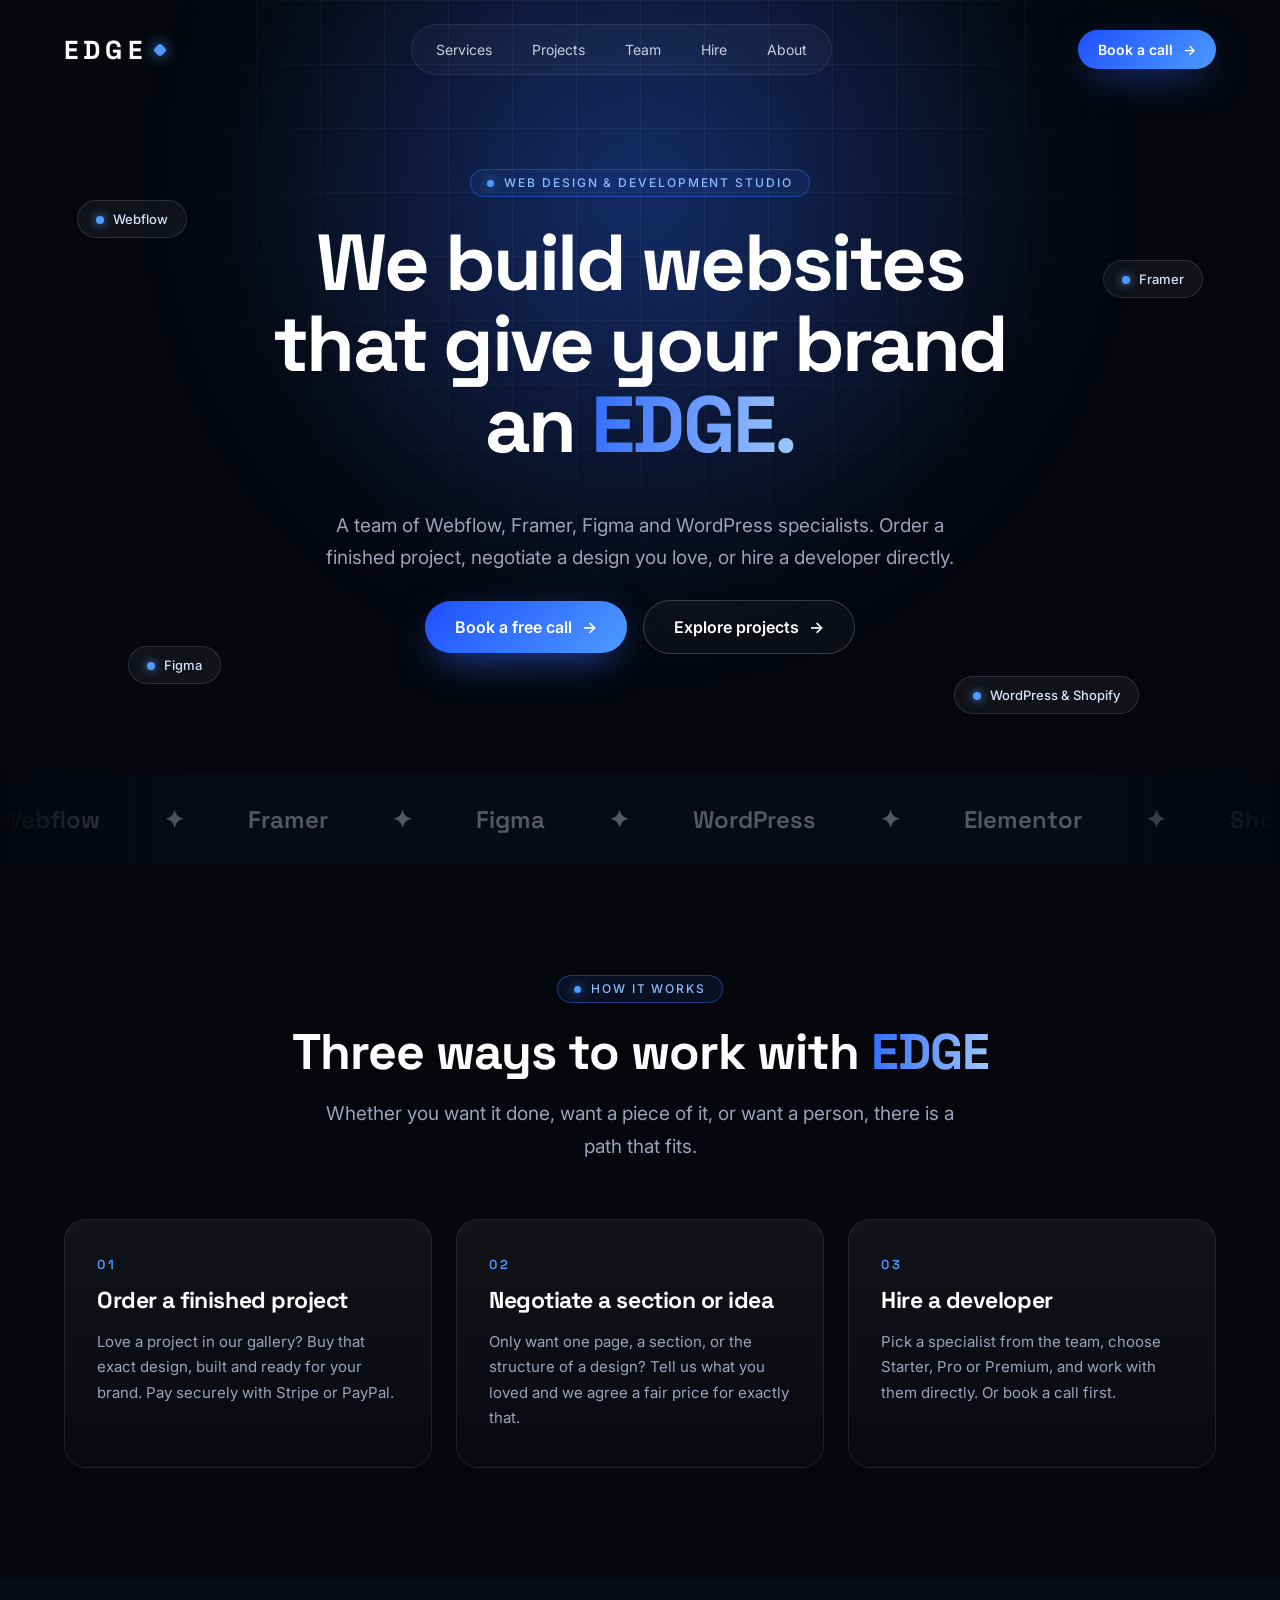
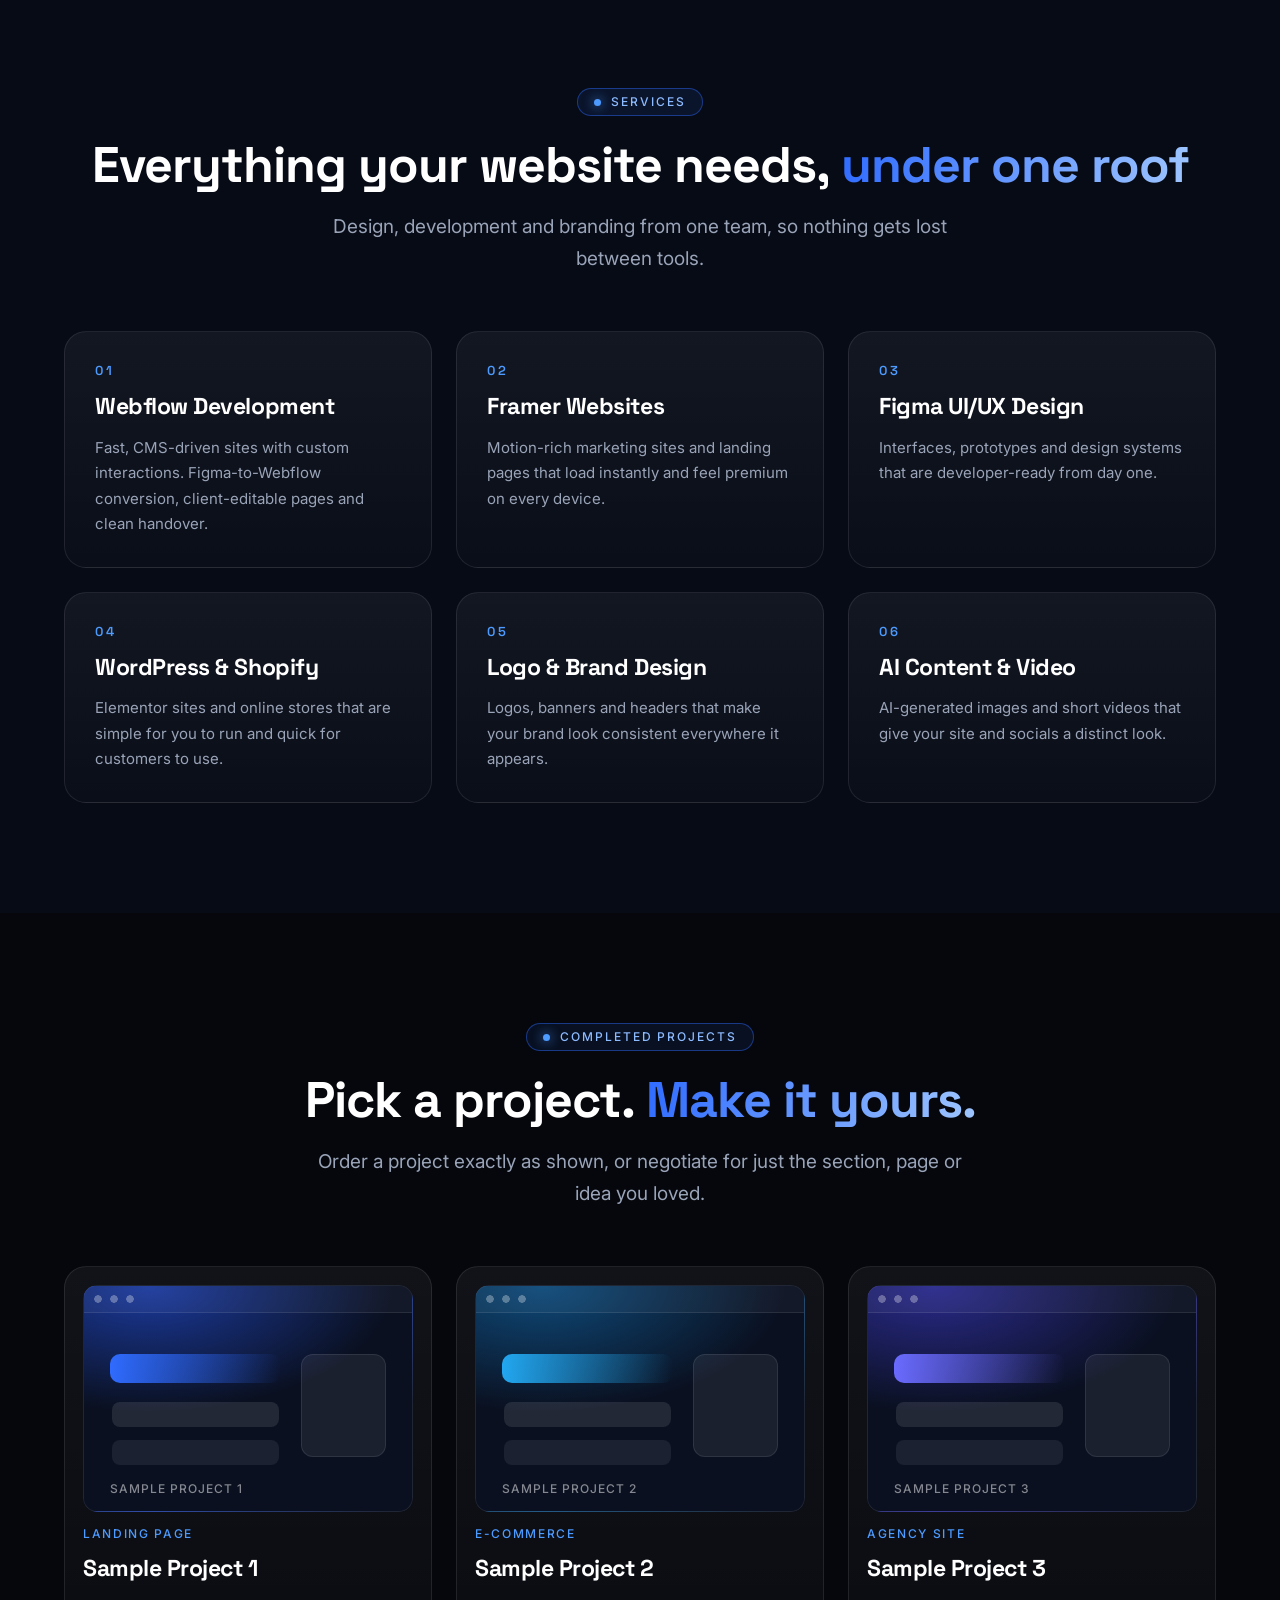
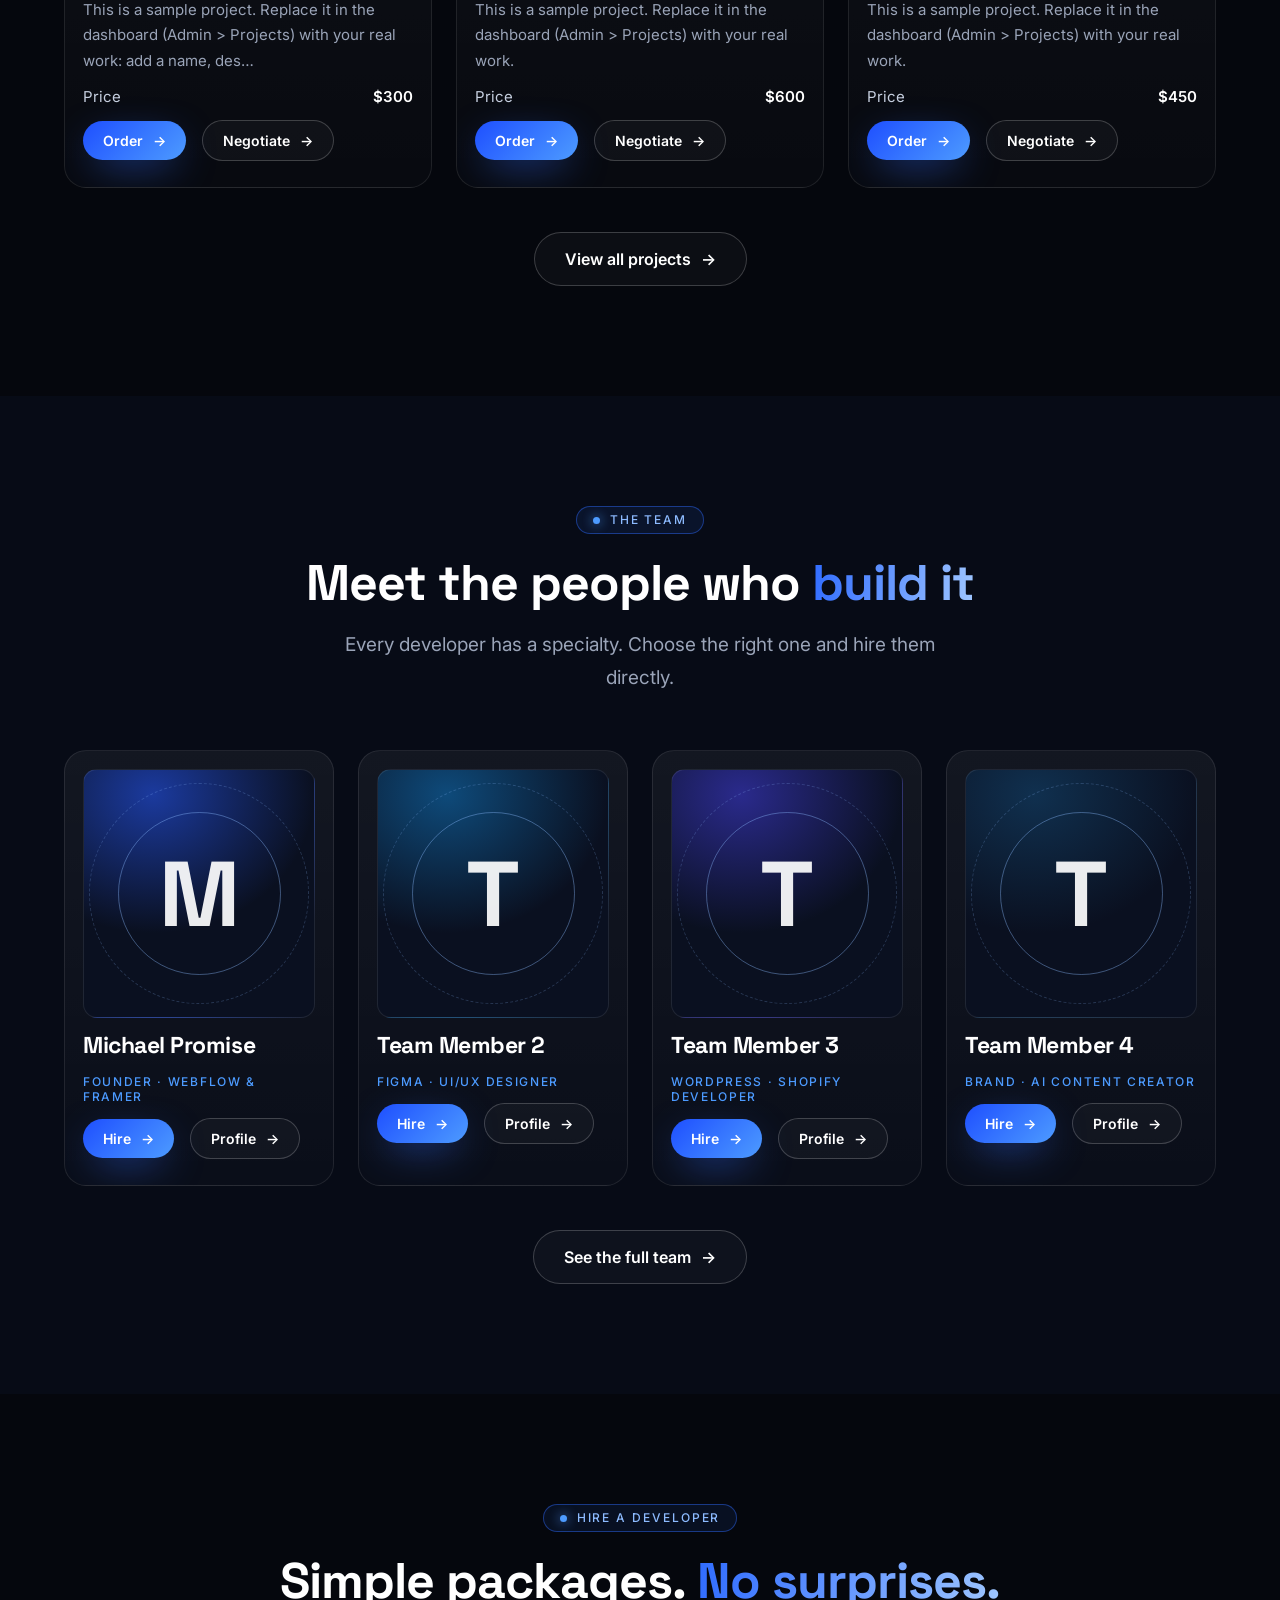
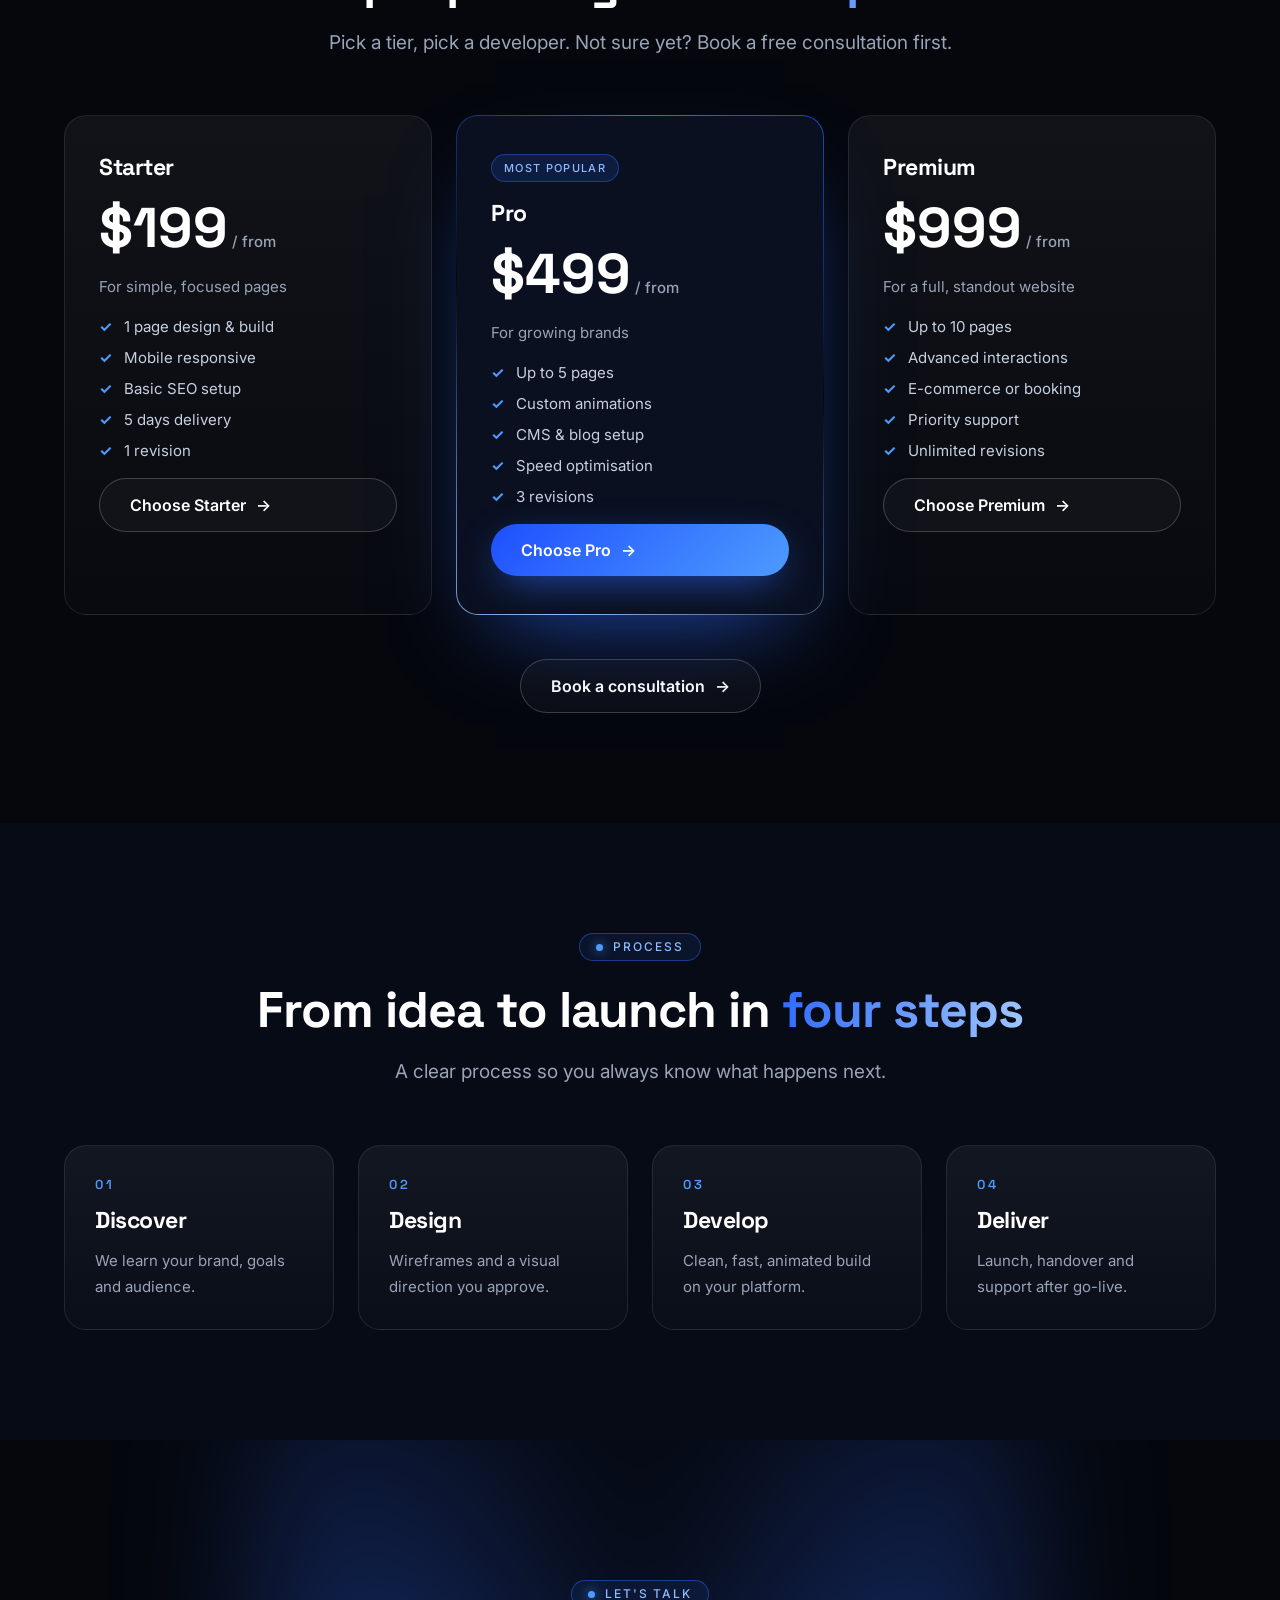
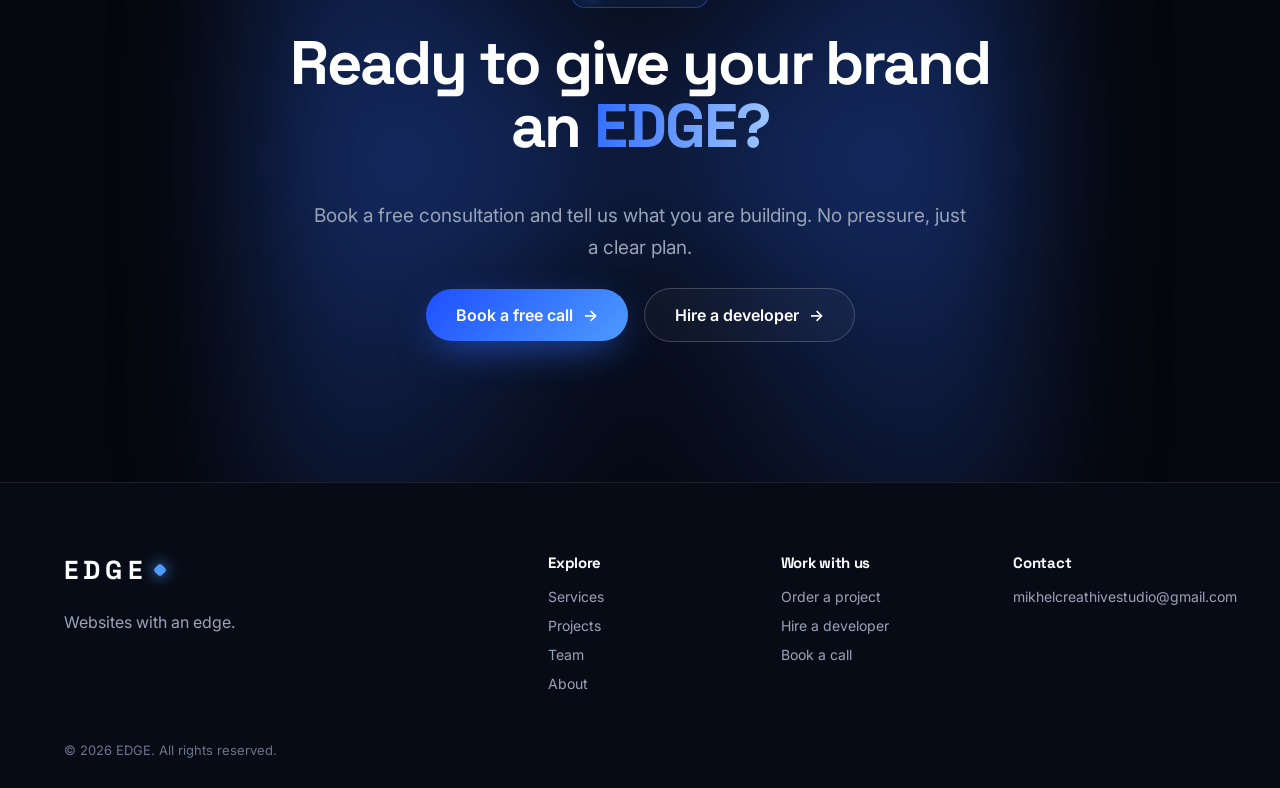
<file: index.html>
<!doctype html>
<html lang="en">
<head>
<meta charset="utf-8">
<meta name="viewport" content="width=device-width,initial-scale=1">
<title>EDGE | Websites with an edge</title>
<meta name="description" content="Webflow, Framer, Figma and WordPress specialists. Order a finished project, negotiate a design, or hire a developer.">
<meta name="theme-color" content="#05070D">
<link rel="preconnect" href="https://fonts.googleapis.com">
<link rel="preconnect" href="https://fonts.gstatic.com" crossorigin>
<link href="https://fonts.googleapis.com/css2?family=Inter:wght@400;500;600&amp;family=Space+Grotesk:wght@500;600;700&amp;display=swap" rel="stylesheet">
<link rel="stylesheet" href="edge.css">
</head>
<body data-page="home">
<div id="bar"></div>
<div class="page"><div id="app"><div class="ph">Loading...</div></div></div>
<noscript><p class="ph">This site needs JavaScript turned on.</p></noscript>
<script src="app.js" defer></script>
</body>
</html>
</file>
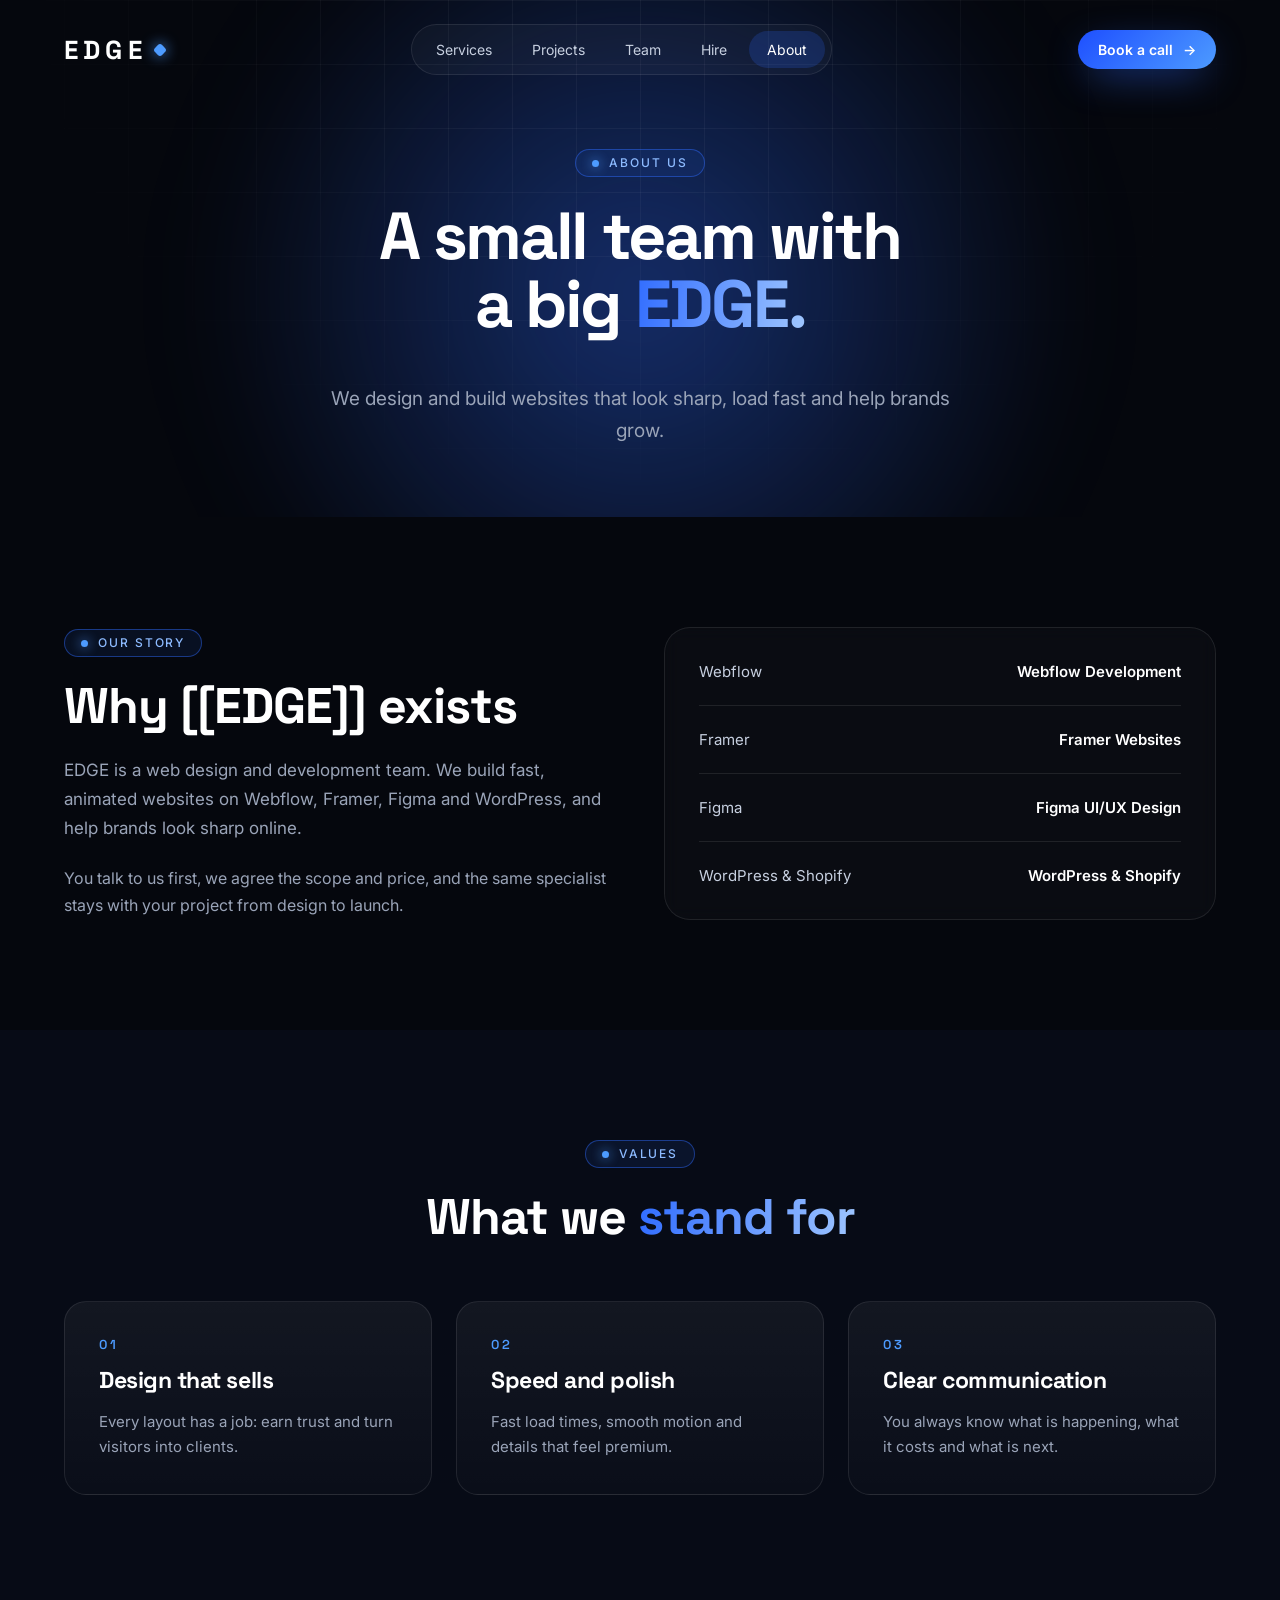
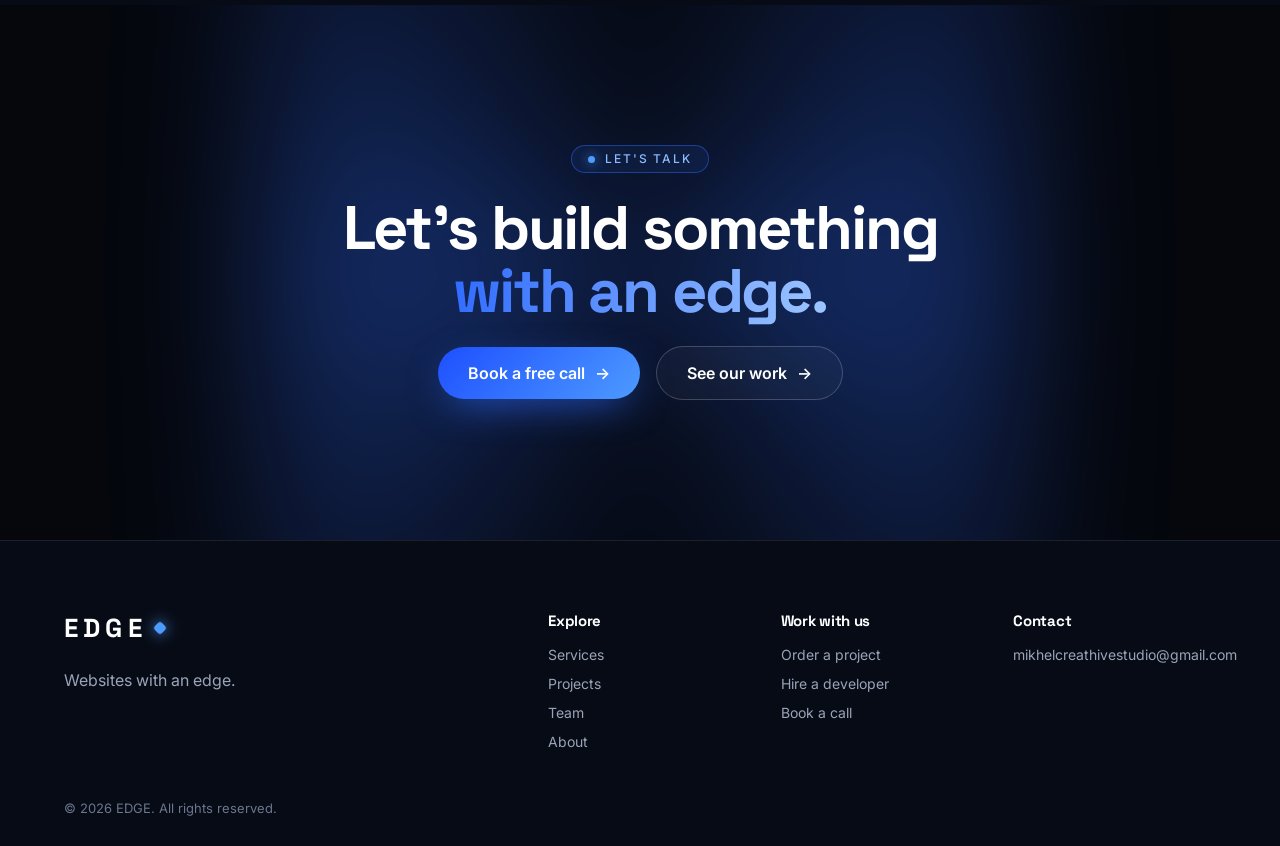
<file: about.html>
<!doctype html>
<html lang="en">
<head>
<meta charset="utf-8">
<meta name="viewport" content="width=device-width,initial-scale=1">
<title>About | EDGE</title>
<meta name="description" content="A small team with a big edge.">
<meta name="theme-color" content="#05070D">
<link rel="preconnect" href="https://fonts.googleapis.com">
<link rel="preconnect" href="https://fonts.gstatic.com" crossorigin>
<link href="https://fonts.googleapis.com/css2?family=Inter:wght@400;500;600&amp;family=Space+Grotesk:wght@500;600;700&amp;display=swap" rel="stylesheet">
<link rel="stylesheet" href="edge.css">
</head>
<body data-page="about">
<div id="bar"></div>
<div class="page"><div id="app"><div class="ph">Loading...</div></div></div>
<noscript><p class="ph">This site needs JavaScript turned on.</p></noscript>
<script src="app.js" defer></script>
</body>
</html>
</file>
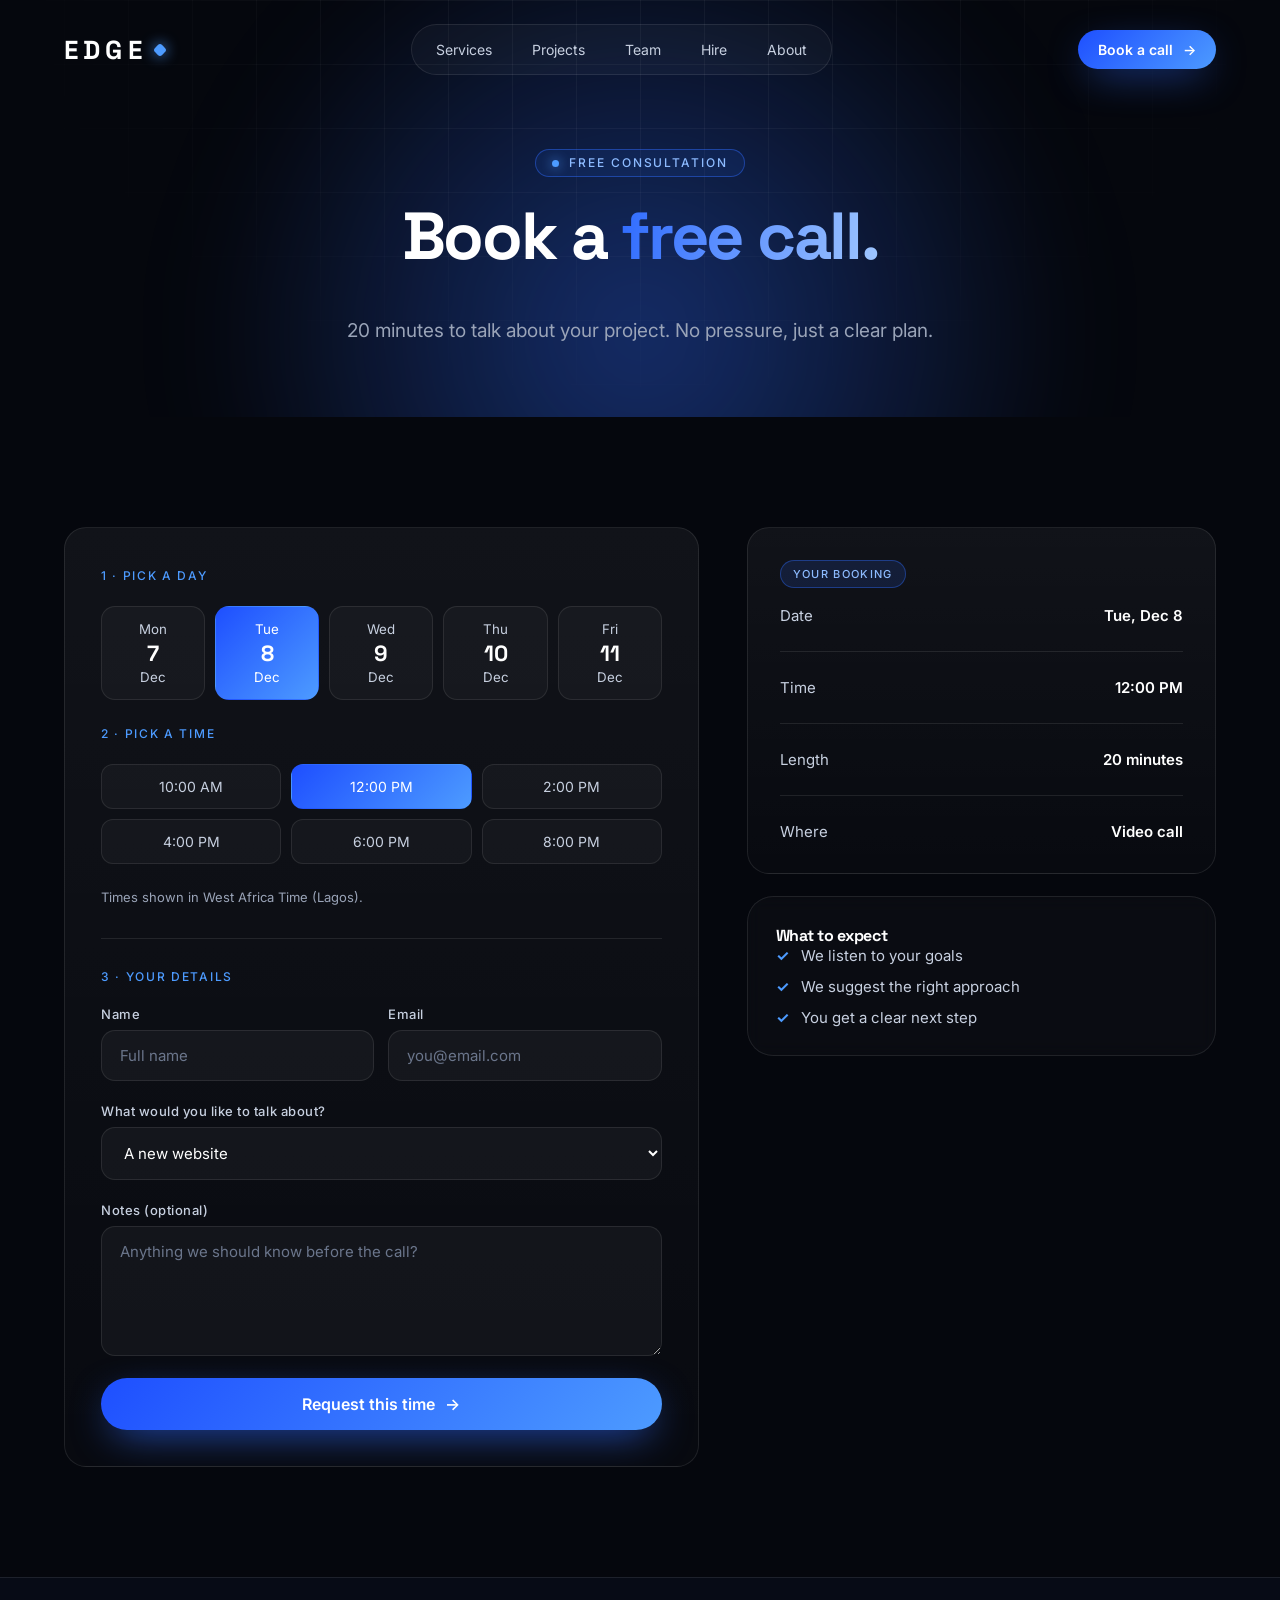
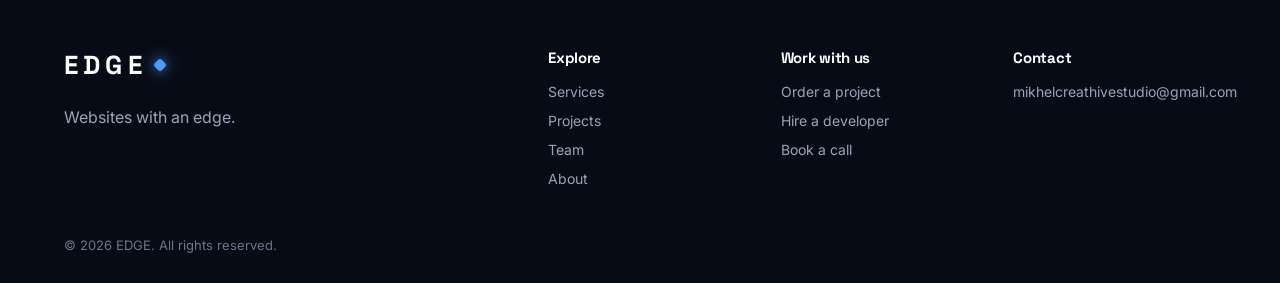
<file: book.html>
<!doctype html>
<html lang="en">
<head>
<meta charset="utf-8">
<meta name="viewport" content="width=device-width,initial-scale=1">
<title>Book a call | EDGE</title>
<meta name="description" content="Book a free 20-minute consultation.">
<meta name="theme-color" content="#05070D">
<link rel="preconnect" href="https://fonts.googleapis.com">
<link rel="preconnect" href="https://fonts.gstatic.com" crossorigin>
<link href="https://fonts.googleapis.com/css2?family=Inter:wght@400;500;600&amp;family=Space+Grotesk:wght@500;600;700&amp;display=swap" rel="stylesheet">
<link rel="stylesheet" href="edge.css">
</head>
<body data-page="book">
<div id="bar"></div>
<div class="page"><div id="app"><div class="ph">Loading...</div></div></div>
<noscript><p class="ph">This site needs JavaScript turned on.</p></noscript>
<script src="app.js" defer></script>
</body>
</html>
</file>
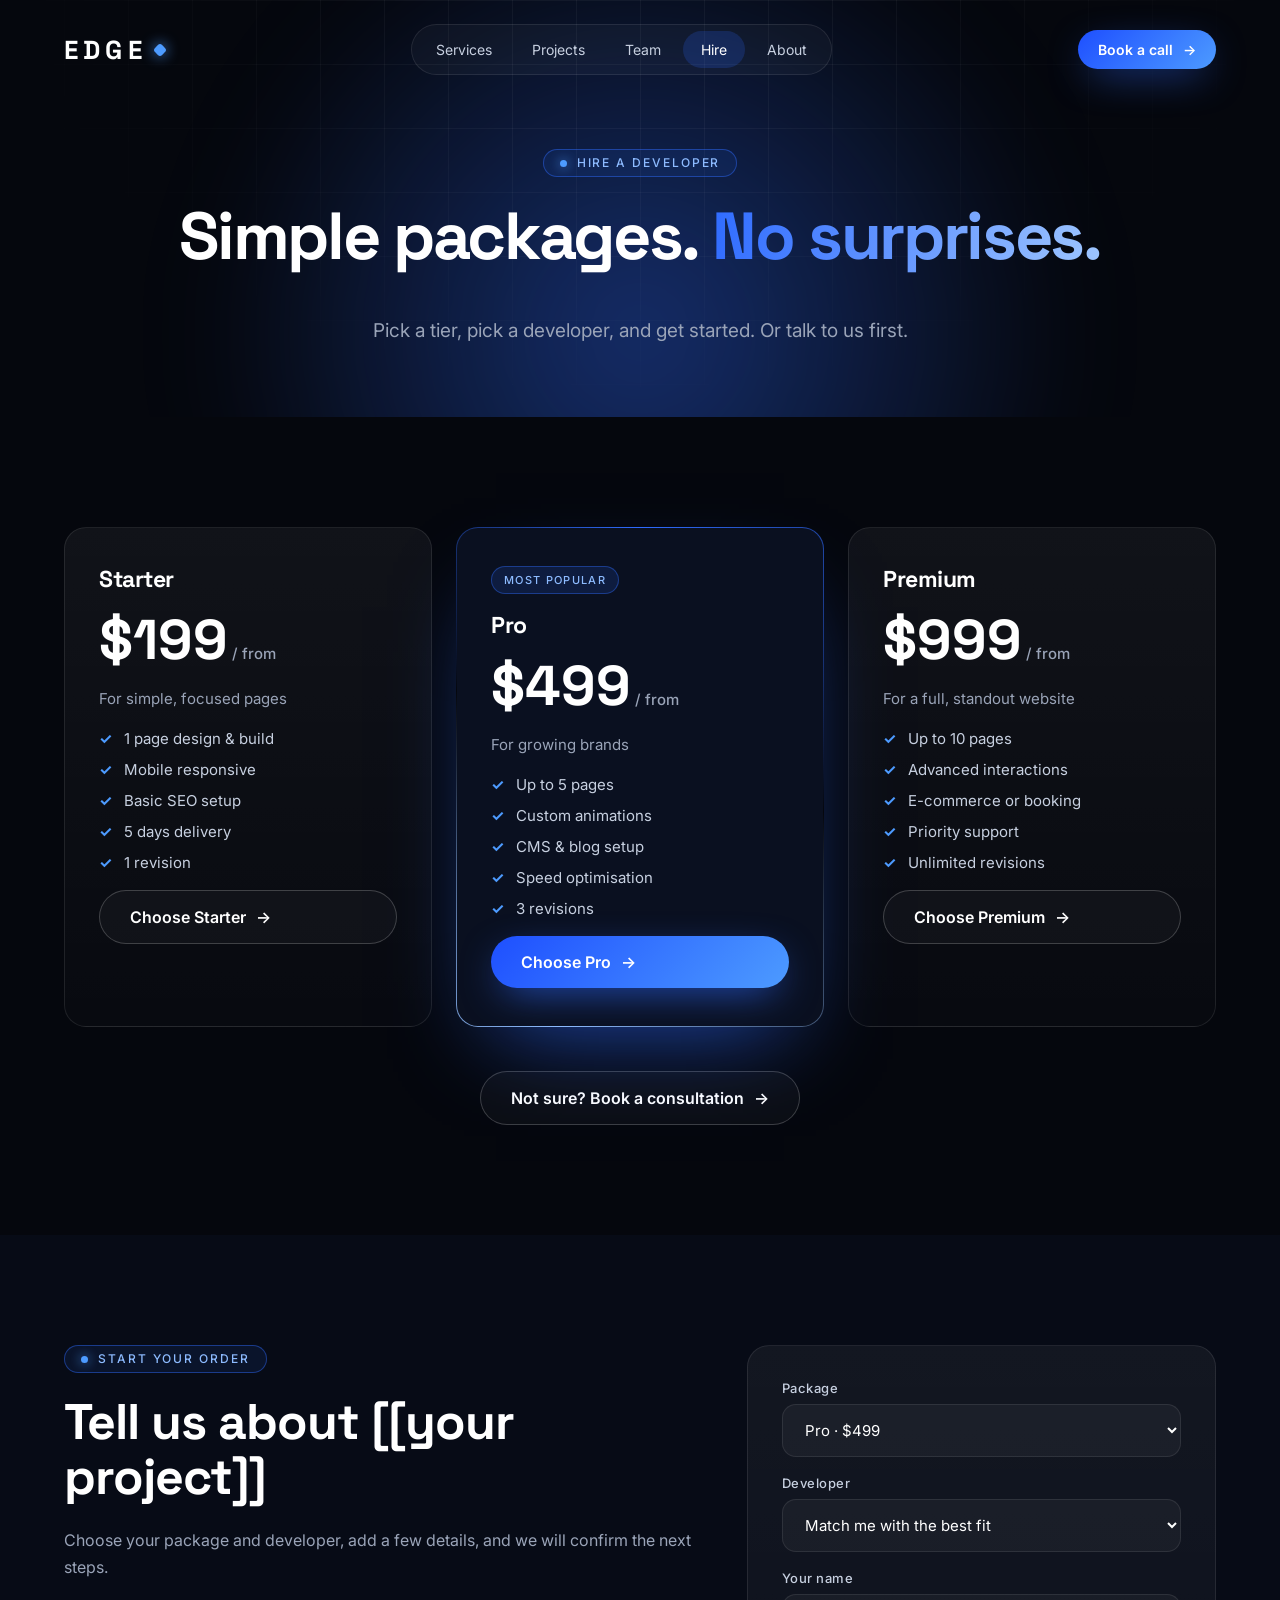
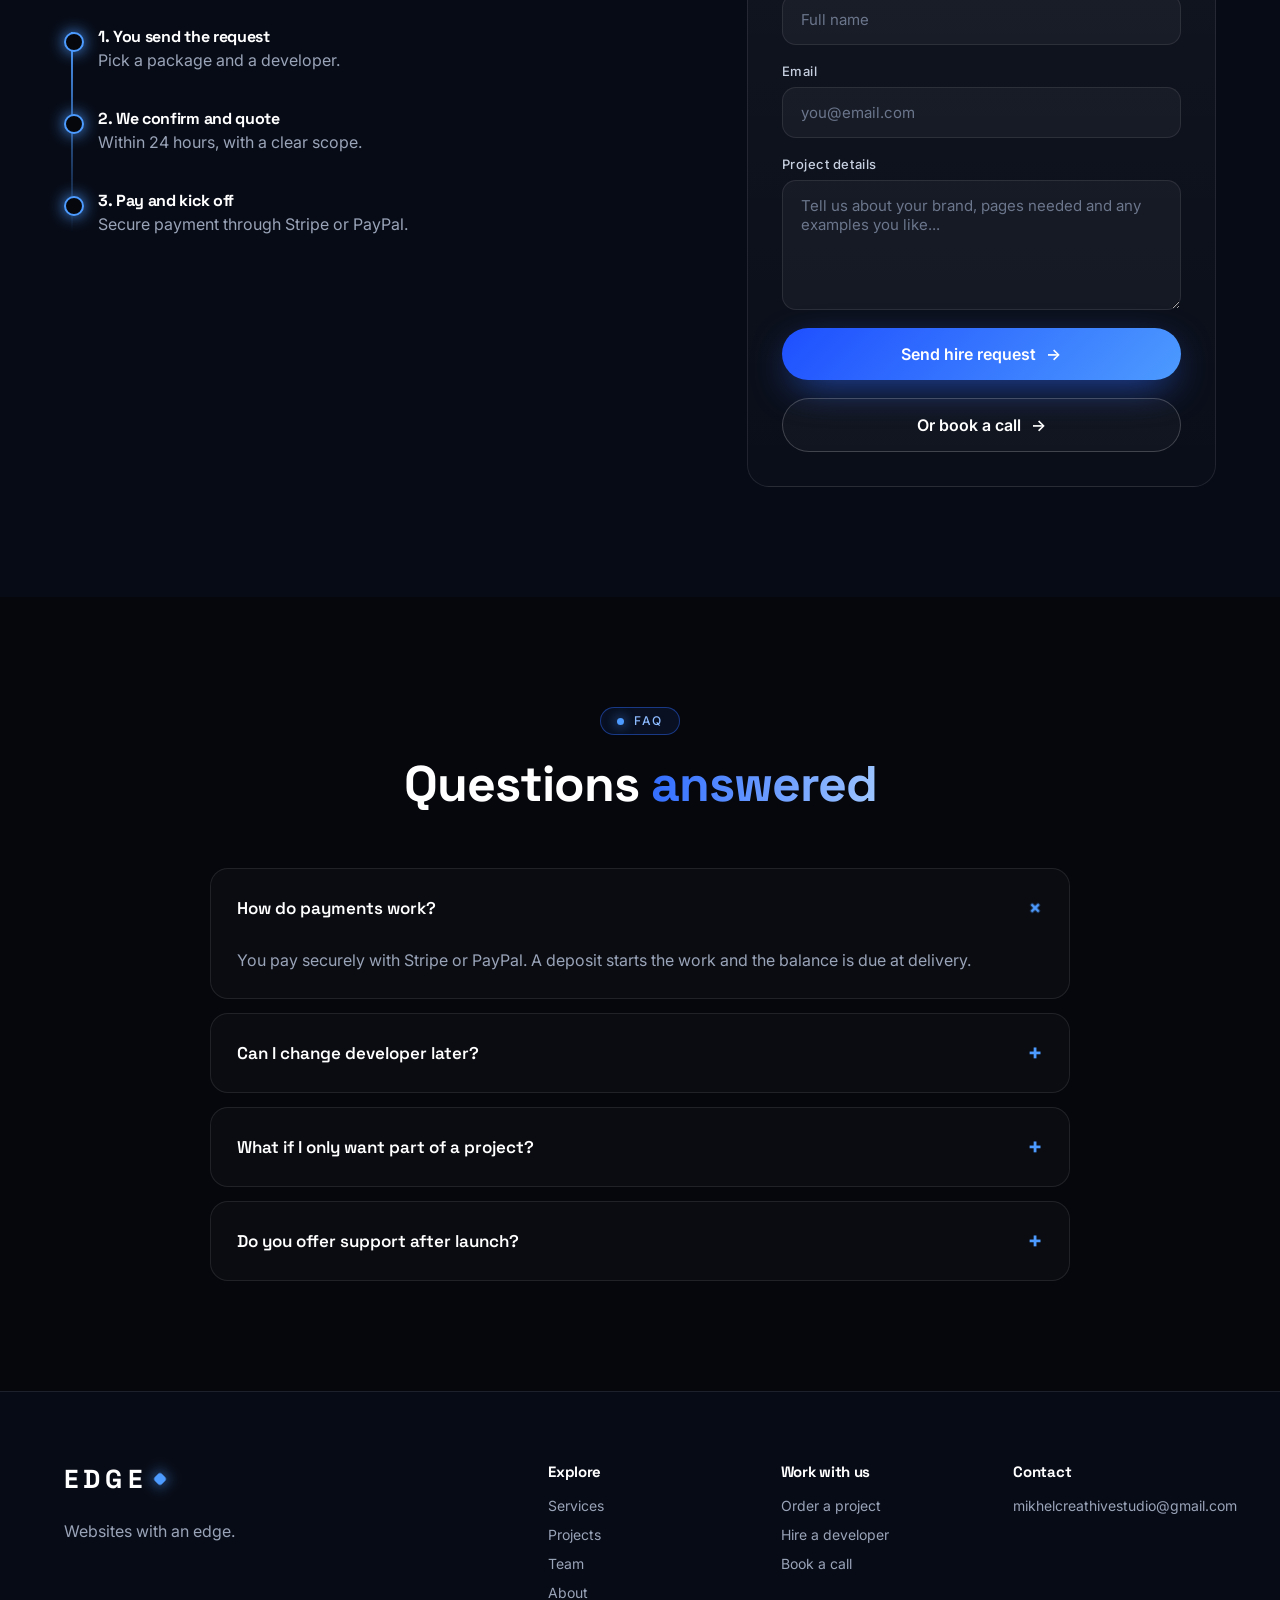
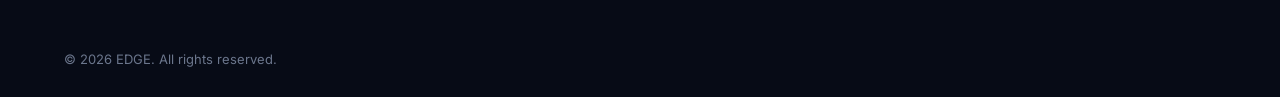
<file: hire.html>
<!doctype html>
<html lang="en">
<head>
<meta charset="utf-8">
<meta name="viewport" content="width=device-width,initial-scale=1">
<title>Hire a developer | EDGE</title>
<meta name="description" content="Starter, Pro and Premium packages. Pick a developer and get started.">
<meta name="theme-color" content="#05070D">
<link rel="preconnect" href="https://fonts.googleapis.com">
<link rel="preconnect" href="https://fonts.gstatic.com" crossorigin>
<link href="https://fonts.googleapis.com/css2?family=Inter:wght@400;500;600&amp;family=Space+Grotesk:wght@500;600;700&amp;display=swap" rel="stylesheet">
<link rel="stylesheet" href="edge.css">
</head>
<body data-page="hire">
<div id="bar"></div>
<div class="page"><div id="app"><div class="ph">Loading...</div></div></div>
<noscript><p class="ph">This site needs JavaScript turned on.</p></noscript>
<script src="app.js" defer></script>
</body>
</html>
</file>
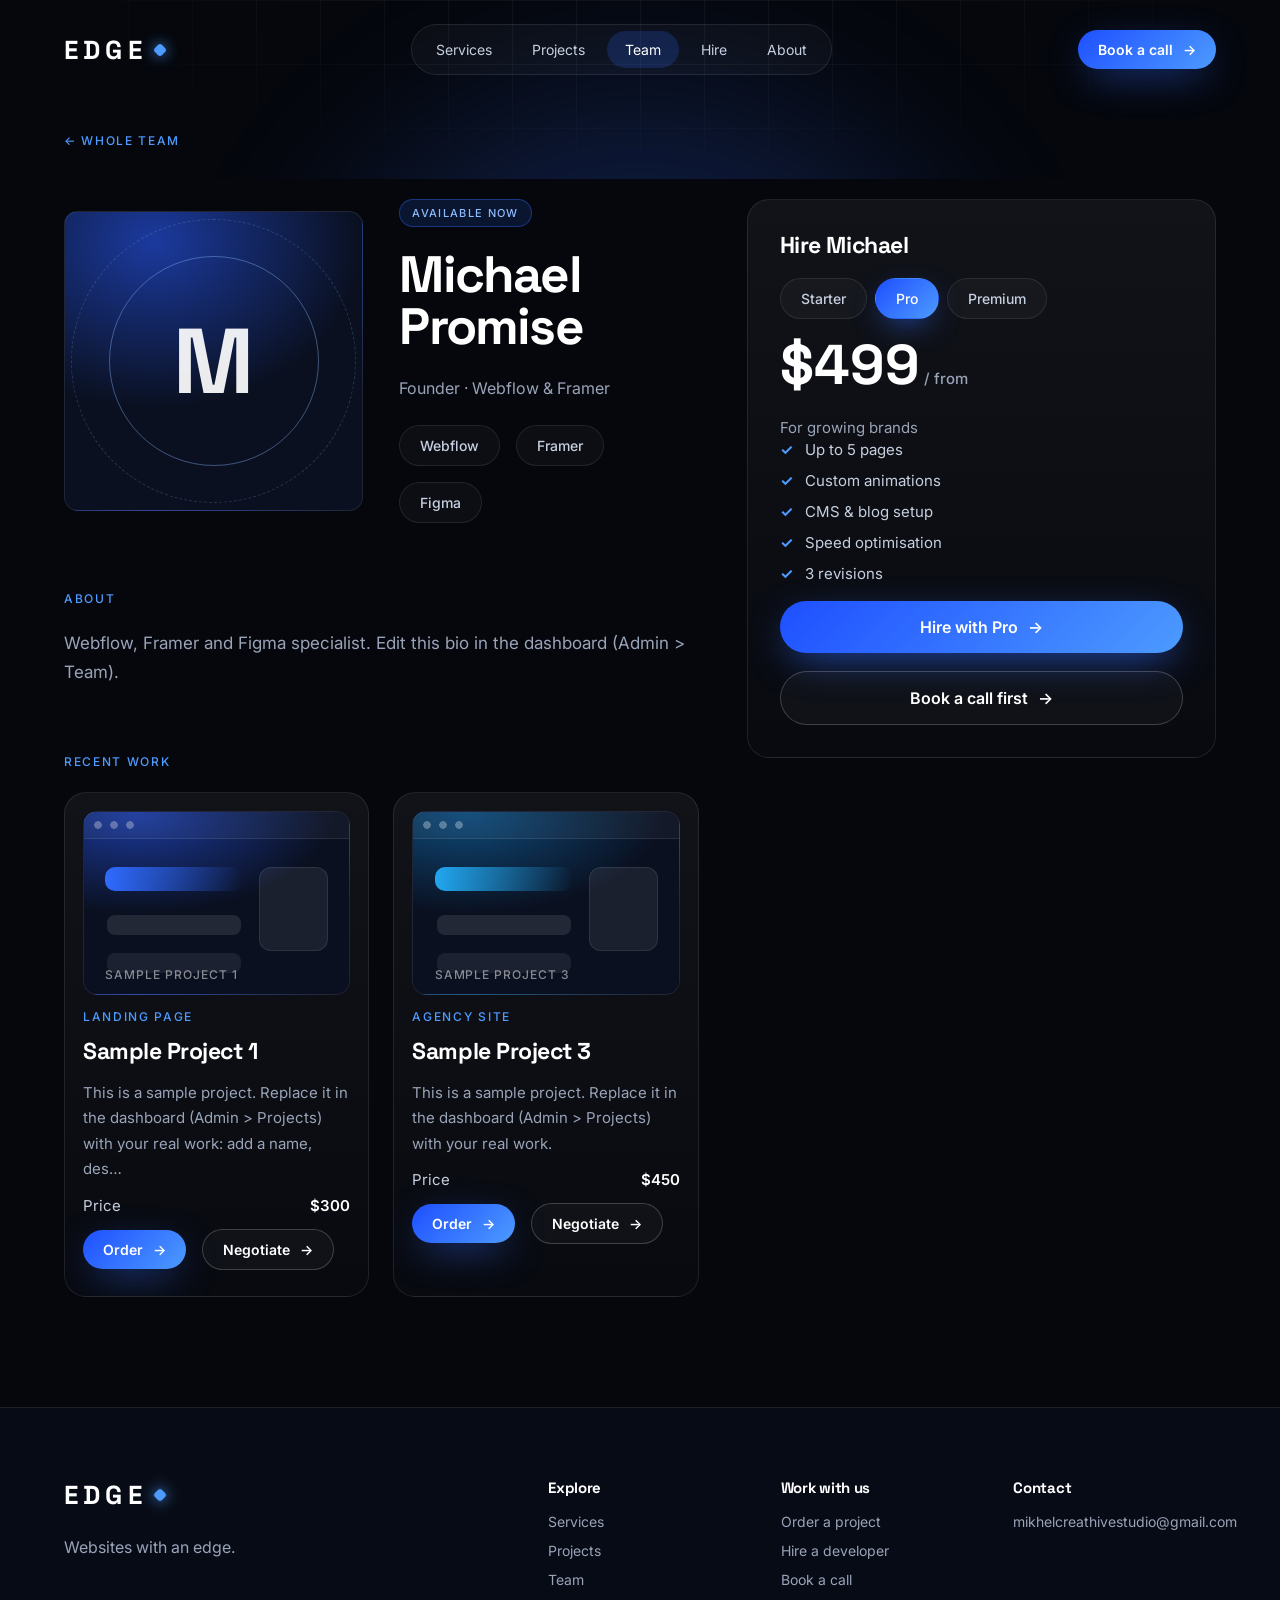
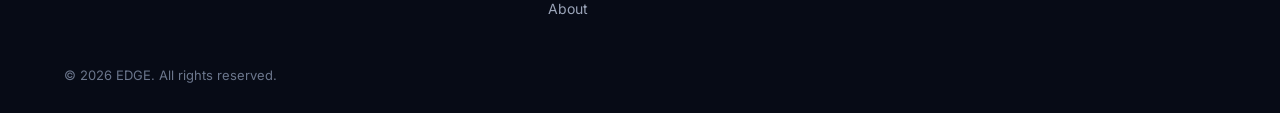
<file: member.html>
<!doctype html>
<html lang="en">
<head>
<meta charset="utf-8">
<meta name="viewport" content="width=device-width,initial-scale=1">
<title>Team member | EDGE</title>
<meta name="description" content="Hire this developer or book a call.">
<meta name="theme-color" content="#05070D">
<link rel="preconnect" href="https://fonts.googleapis.com">
<link rel="preconnect" href="https://fonts.gstatic.com" crossorigin>
<link href="https://fonts.googleapis.com/css2?family=Inter:wght@400;500;600&amp;family=Space+Grotesk:wght@500;600;700&amp;display=swap" rel="stylesheet">
<link rel="stylesheet" href="edge.css">
</head>
<body data-page="member">
<div id="bar"></div>
<div class="page"><div id="app"><div class="ph">Loading...</div></div></div>
<noscript><p class="ph">This site needs JavaScript turned on.</p></noscript>
<script src="app.js" defer></script>
</body>
</html>
</file>
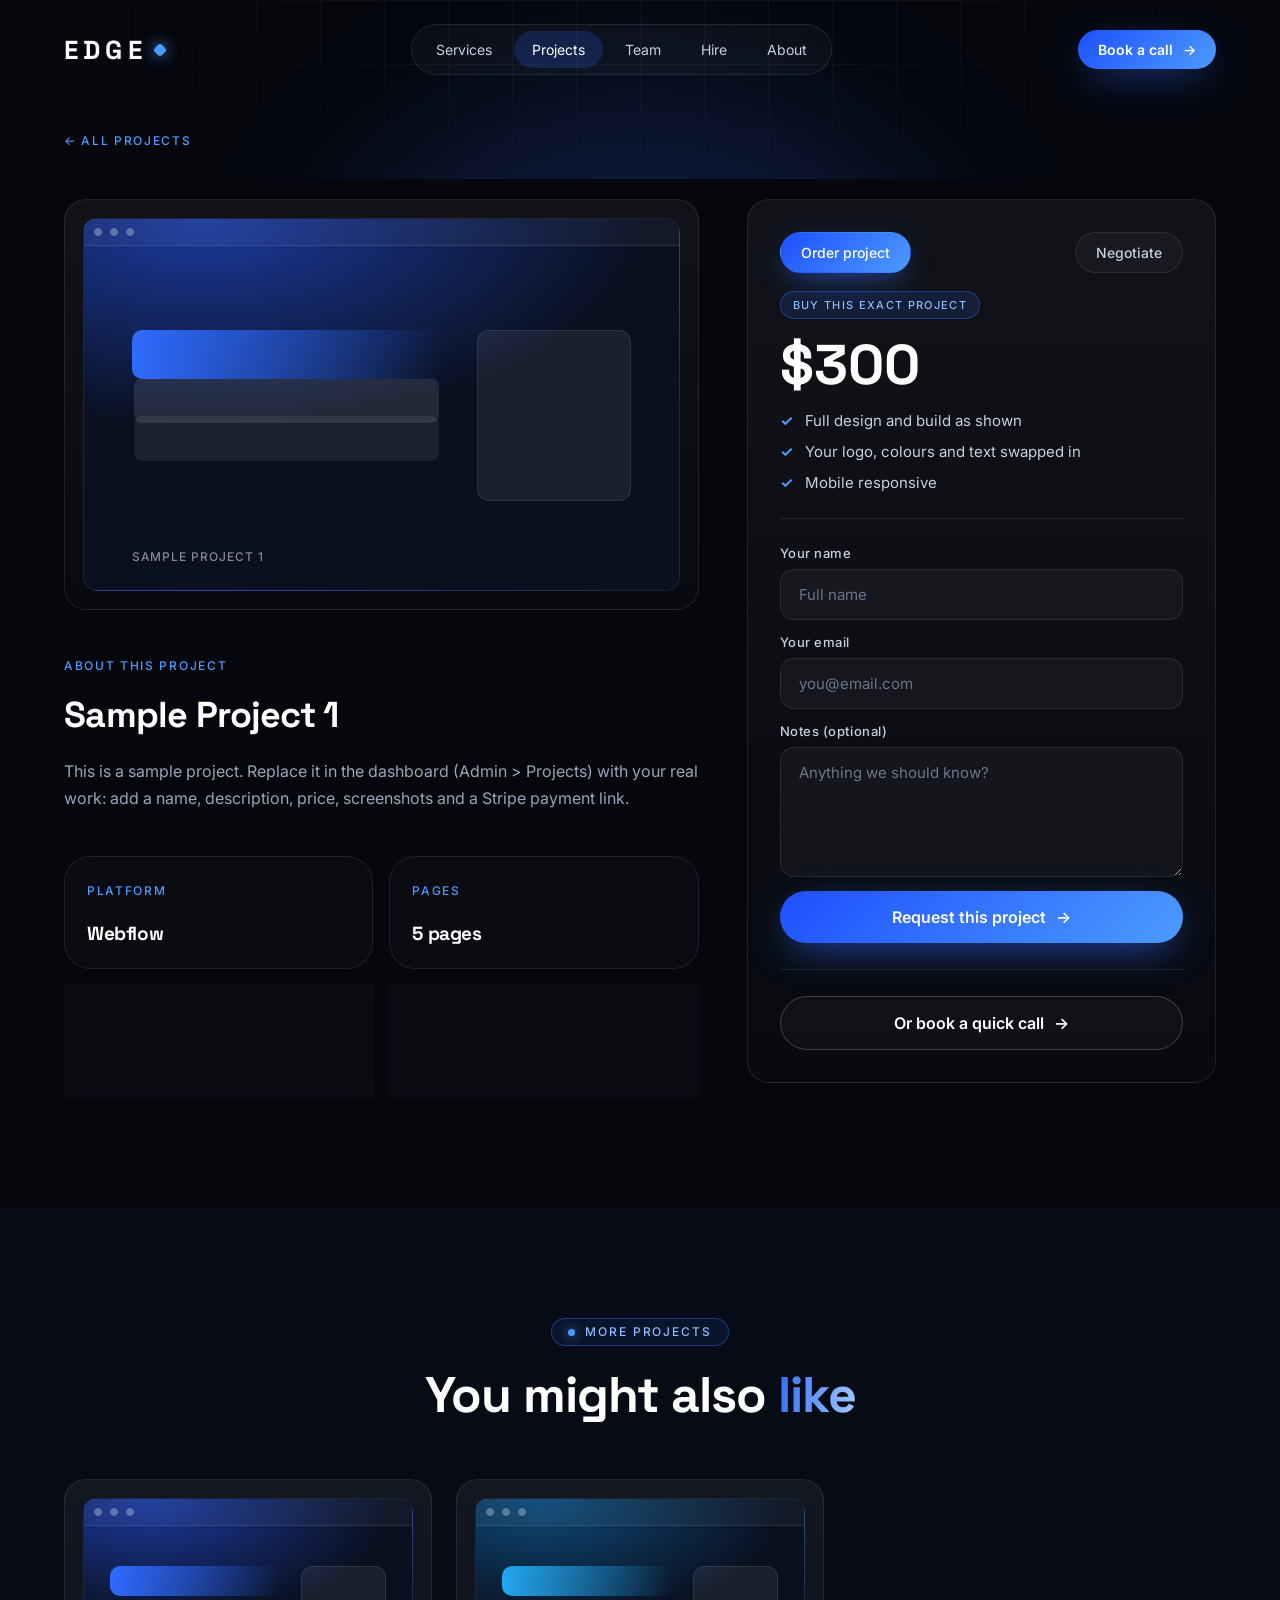
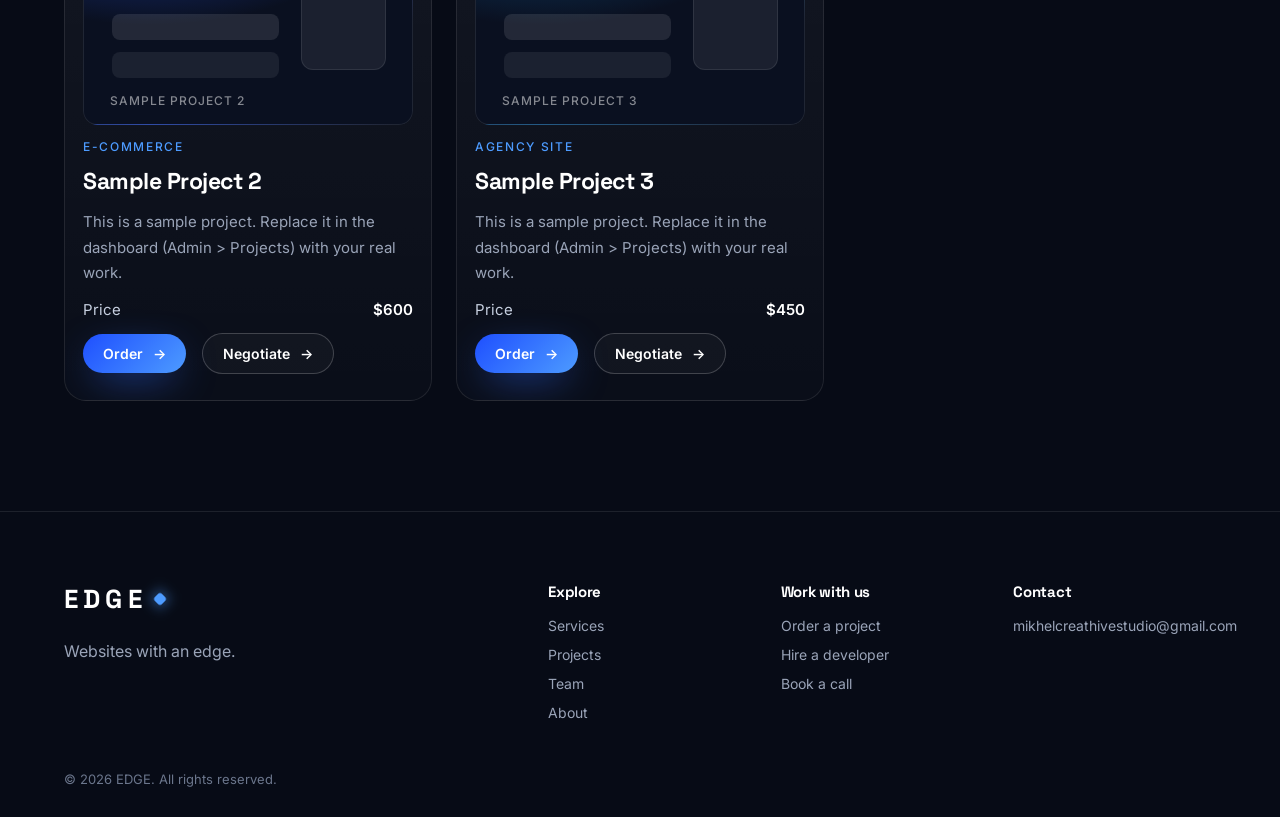
<file: project.html>
<!doctype html>
<html lang="en">
<head>
<meta charset="utf-8">
<meta name="viewport" content="width=device-width,initial-scale=1">
<title>Project | EDGE</title>
<meta name="description" content="Order this project or negotiate for just a section or idea.">
<meta name="theme-color" content="#05070D">
<link rel="preconnect" href="https://fonts.googleapis.com">
<link rel="preconnect" href="https://fonts.gstatic.com" crossorigin>
<link href="https://fonts.googleapis.com/css2?family=Inter:wght@400;500;600&amp;family=Space+Grotesk:wght@500;600;700&amp;display=swap" rel="stylesheet">
<link rel="stylesheet" href="edge.css">
</head>
<body data-page="project">
<div id="bar"></div>
<div class="page"><div id="app"><div class="ph">Loading...</div></div></div>
<noscript><p class="ph">This site needs JavaScript turned on.</p></noscript>
<script src="app.js" defer></script>
</body>
</html>
</file>
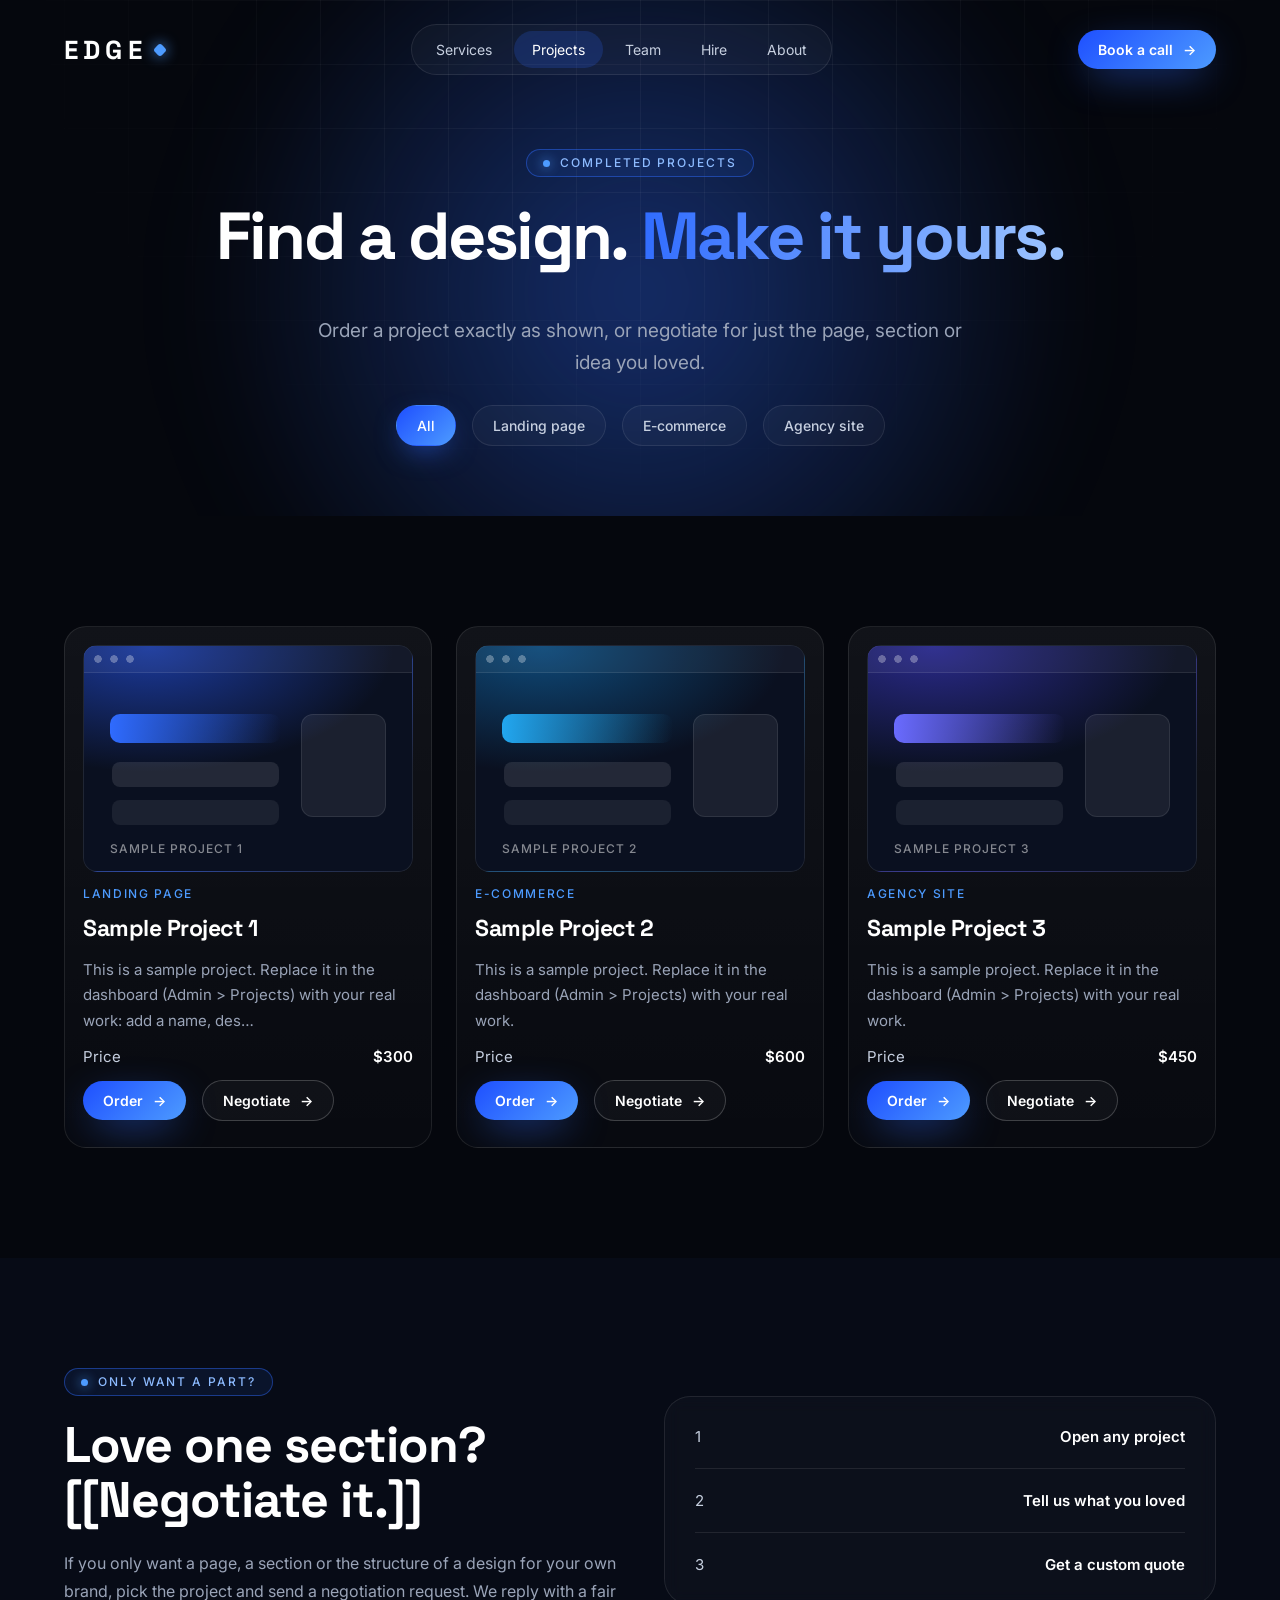
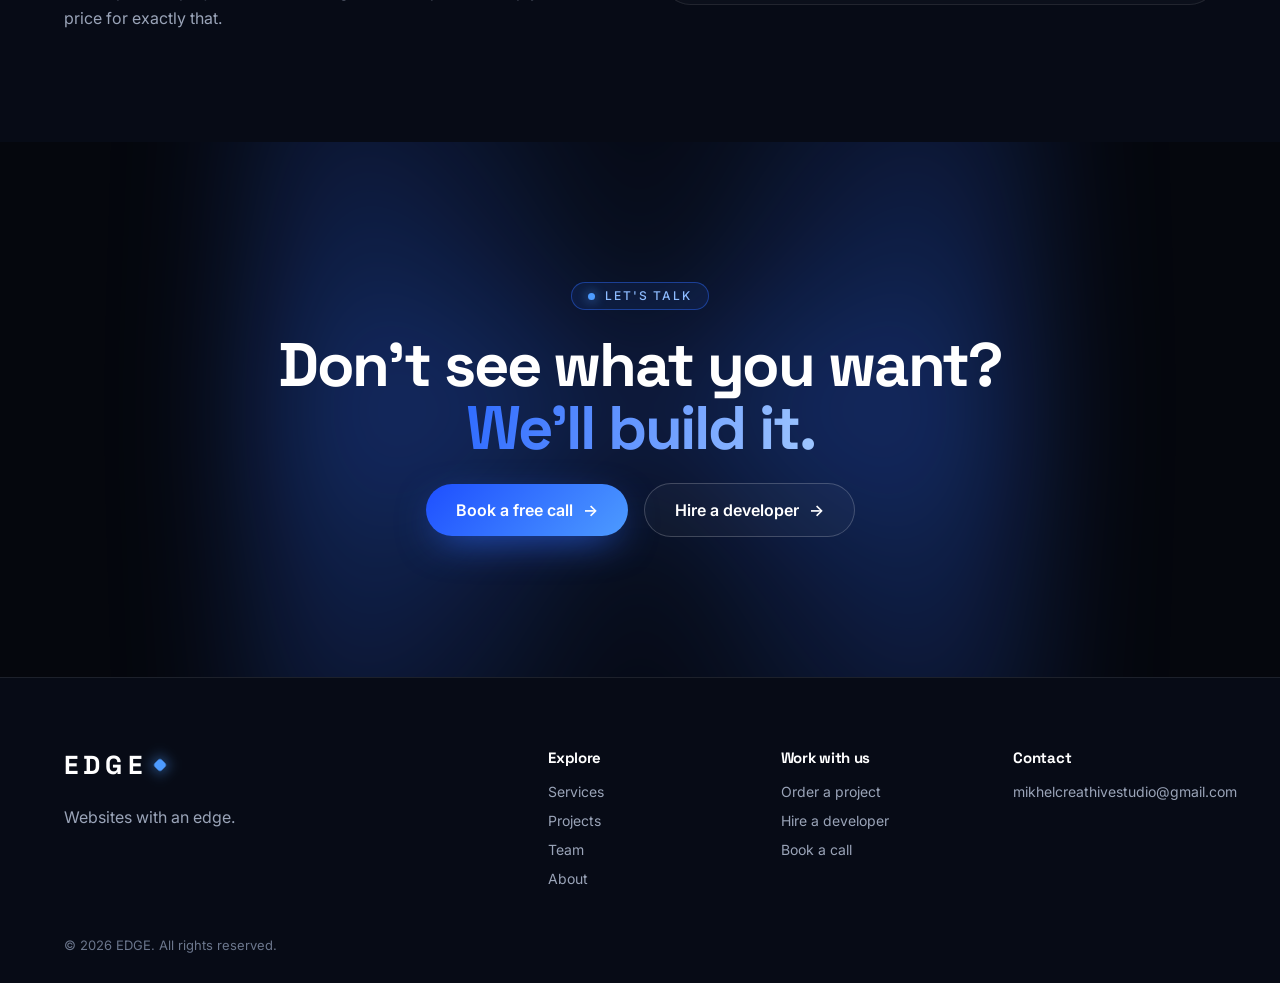
<file: projects.html>
<!doctype html>
<html lang="en">
<head>
<meta charset="utf-8">
<meta name="viewport" content="width=device-width,initial-scale=1">
<title>Projects | EDGE</title>
<meta name="description" content="Browse completed projects. Order one as shown or negotiate for just a section or idea.">
<meta name="theme-color" content="#05070D">
<link rel="preconnect" href="https://fonts.googleapis.com">
<link rel="preconnect" href="https://fonts.gstatic.com" crossorigin>
<link href="https://fonts.googleapis.com/css2?family=Inter:wght@400;500;600&amp;family=Space+Grotesk:wght@500;600;700&amp;display=swap" rel="stylesheet">
<link rel="stylesheet" href="edge.css">
</head>
<body data-page="projects">
<div id="bar"></div>
<div class="page"><div id="app"><div class="ph">Loading...</div></div></div>
<noscript><p class="ph">This site needs JavaScript turned on.</p></noscript>
<script src="app.js" defer></script>
</body>
</html>
</file>
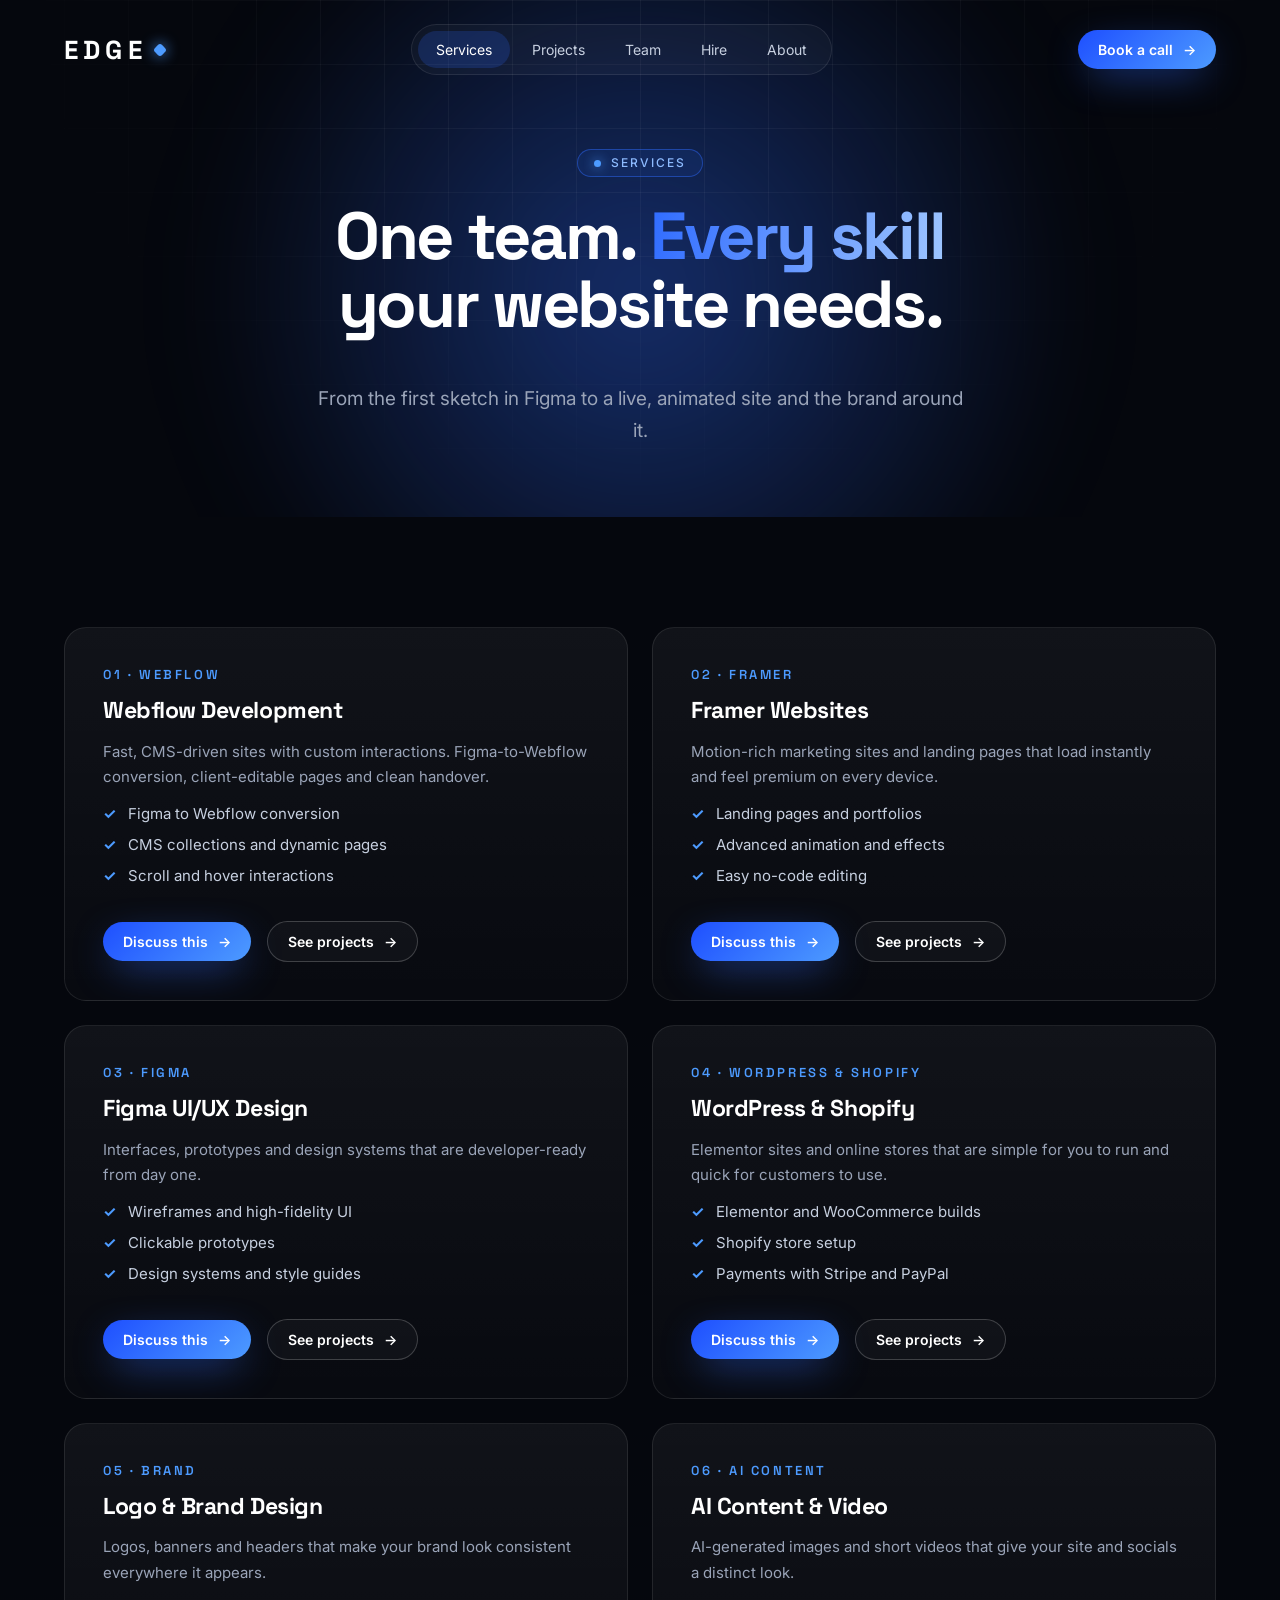
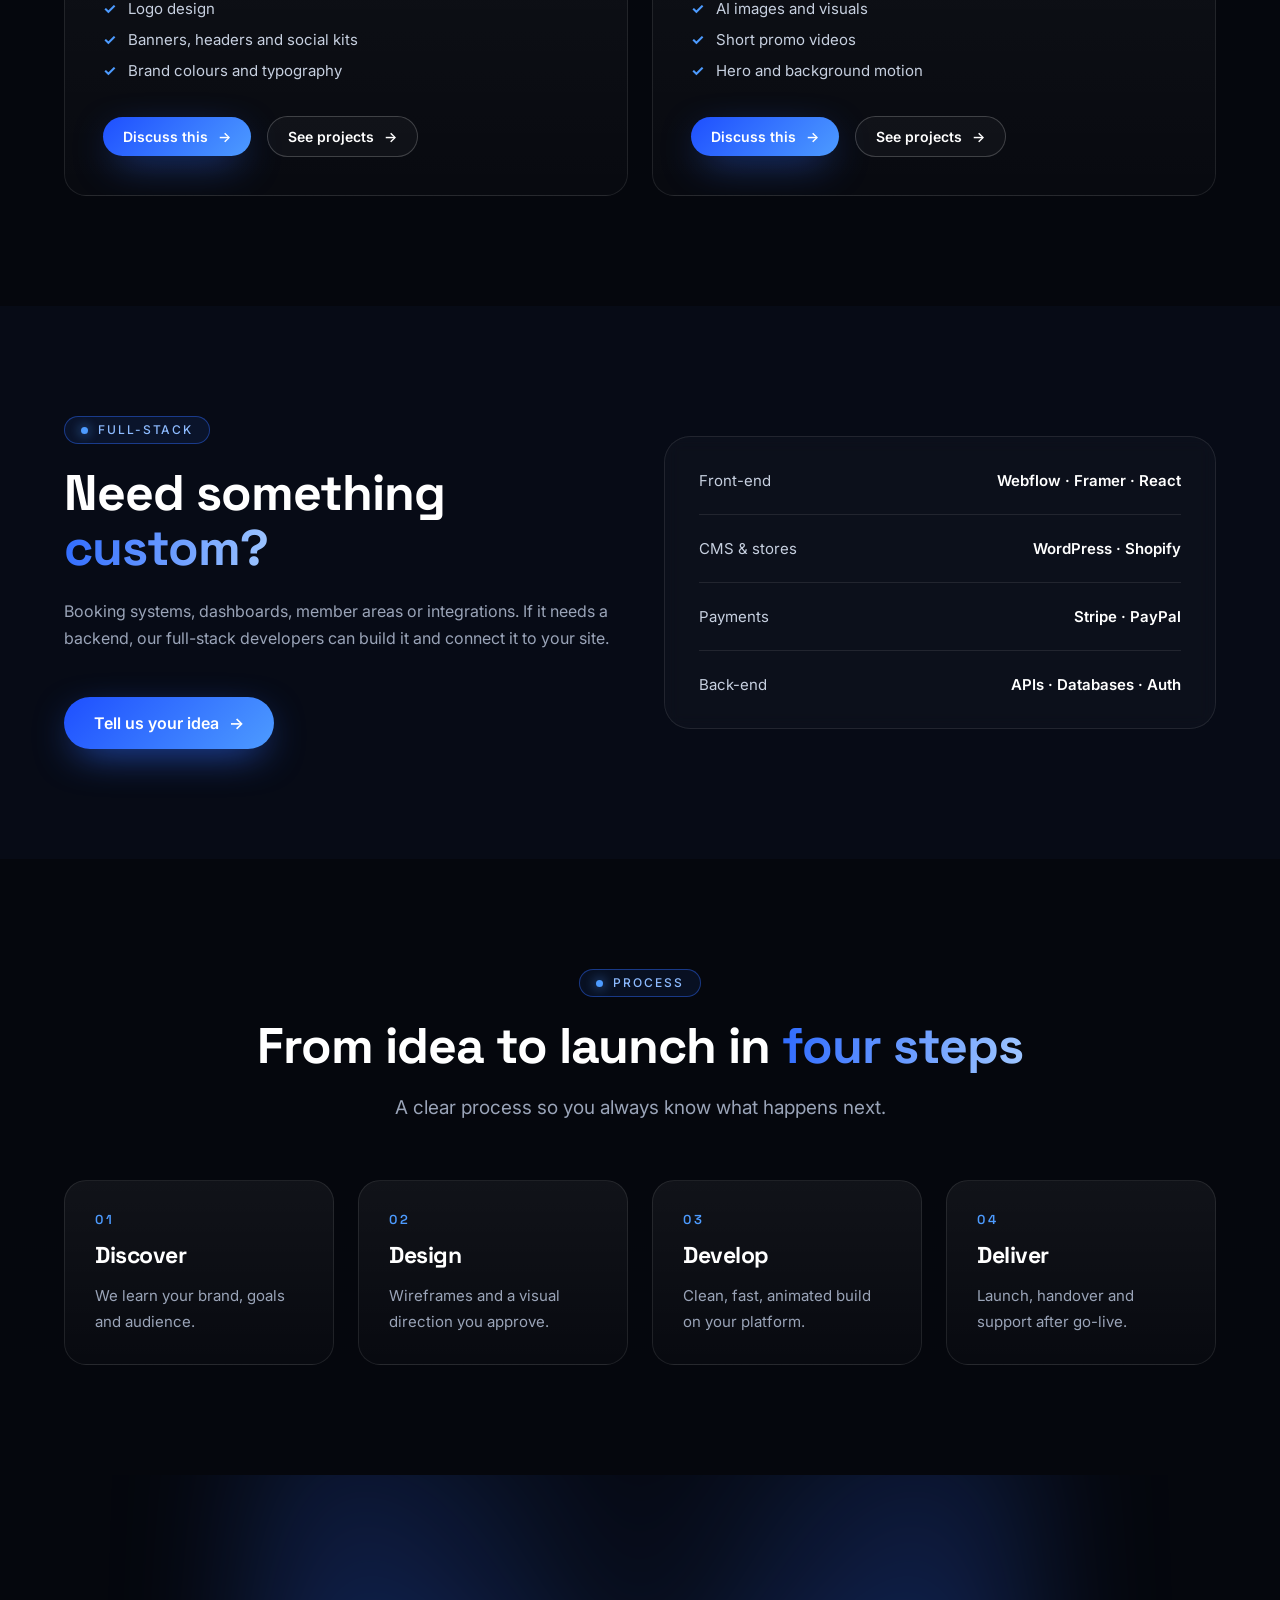
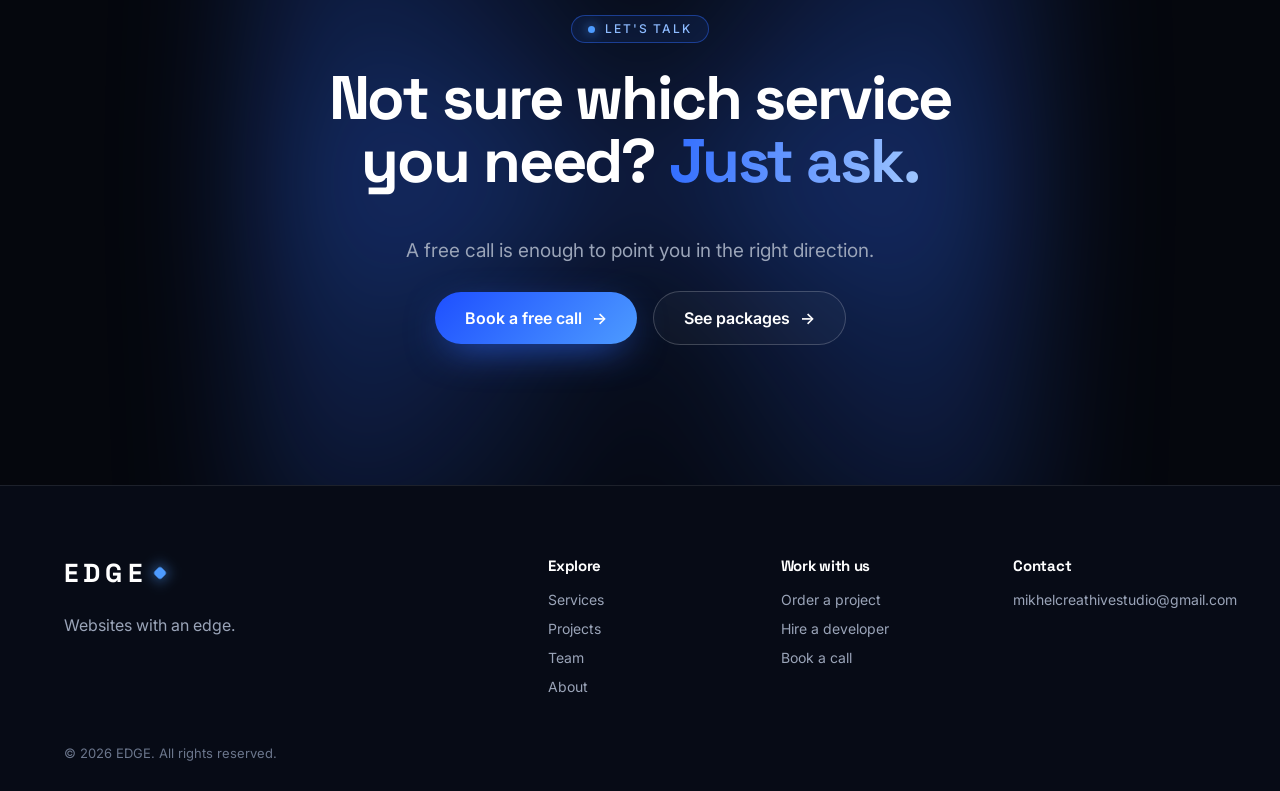
<file: services.html>
<!doctype html>
<html lang="en">
<head>
<meta charset="utf-8">
<meta name="viewport" content="width=device-width,initial-scale=1">
<title>Services | EDGE</title>
<meta name="description" content="Webflow, Framer, Figma, WordPress, Shopify, brand design and AI content from one team.">
<meta name="theme-color" content="#05070D">
<link rel="preconnect" href="https://fonts.googleapis.com">
<link rel="preconnect" href="https://fonts.gstatic.com" crossorigin>
<link href="https://fonts.googleapis.com/css2?family=Inter:wght@400;500;600&amp;family=Space+Grotesk:wght@500;600;700&amp;display=swap" rel="stylesheet">
<link rel="stylesheet" href="edge.css">
</head>
<body data-page="services">
<div id="bar"></div>
<div class="page"><div id="app"><div class="ph">Loading...</div></div></div>
<noscript><p class="ph">This site needs JavaScript turned on.</p></noscript>
<script src="app.js" defer></script>
</body>
</html>
</file>
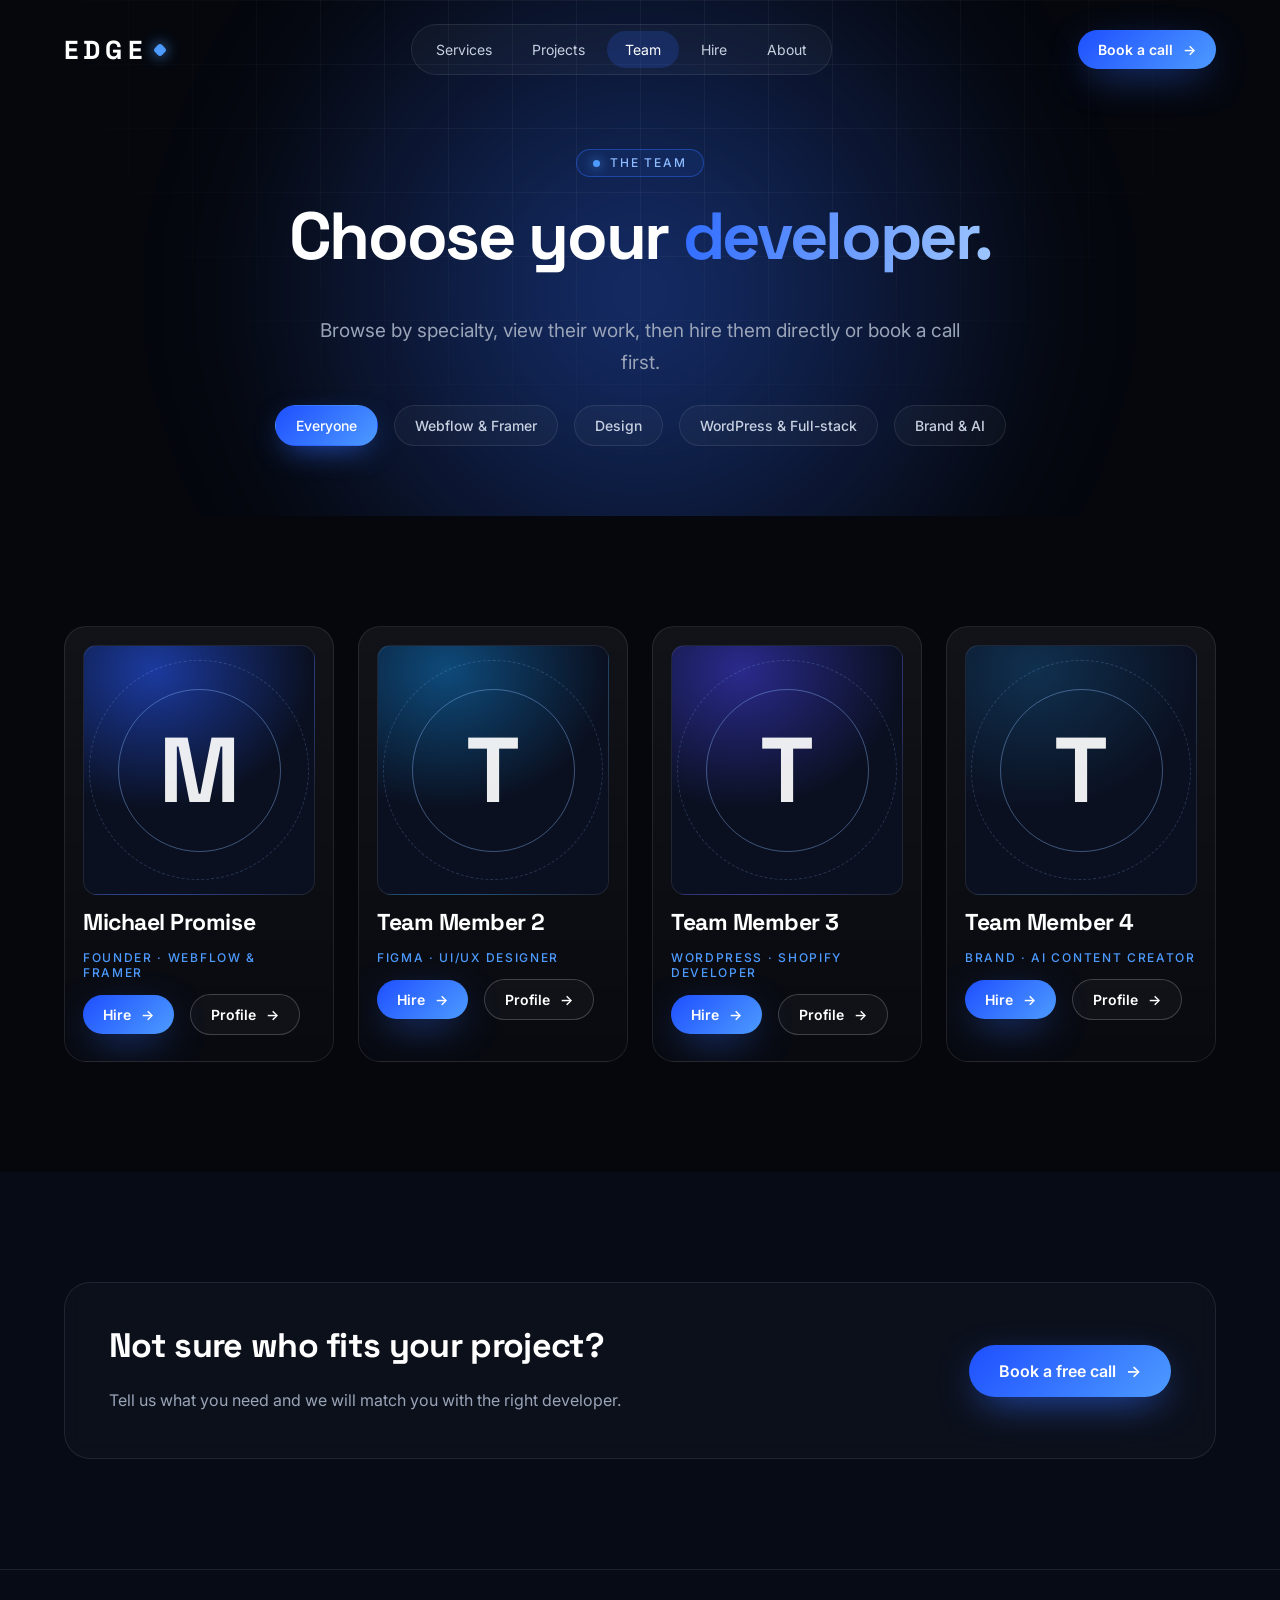
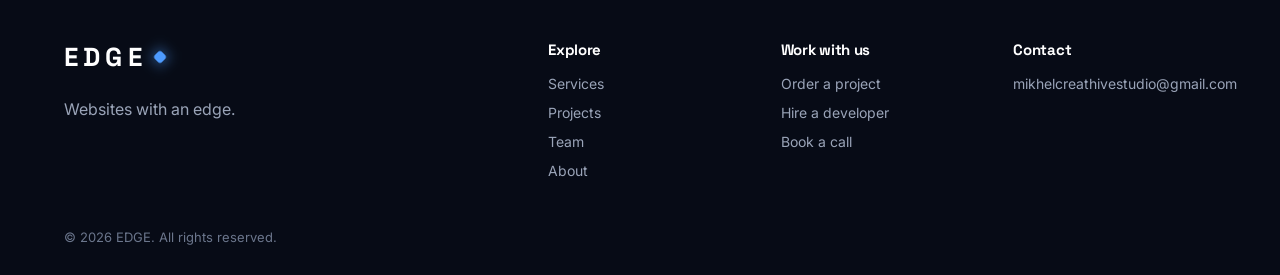
<file: team.html>
<!doctype html>
<html lang="en">
<head>
<meta charset="utf-8">
<meta name="viewport" content="width=device-width,initial-scale=1">
<title>Team | EDGE</title>
<meta name="description" content="Meet the developers and designers at EDGE and hire them directly.">
<meta name="theme-color" content="#05070D">
<link rel="preconnect" href="https://fonts.googleapis.com">
<link rel="preconnect" href="https://fonts.gstatic.com" crossorigin>
<link href="https://fonts.googleapis.com/css2?family=Inter:wght@400;500;600&amp;family=Space+Grotesk:wght@500;600;700&amp;display=swap" rel="stylesheet">
<link rel="stylesheet" href="edge.css">
</head>
<body data-page="team">
<div id="bar"></div>
<div class="page"><div id="app"><div class="ph">Loading...</div></div></div>
<noscript><p class="ph">This site needs JavaScript turned on.</p></noscript>
<script src="app.js" defer></script>
</body>
</html>
</file>
<file: edge.css>
:root{--bg:#05070D;--bg2:#070B16;--card:#0A1020;--blue:#2F6BFF;--blue2:#4D9BFF;--ice:#8DBBFF;--mut:#9AA4B8;--line:rgba(255,255,255,.09)}
*{box-sizing:border-box}
body{margin:0;background:var(--bg);color:#fff;font-family:Inter,system-ui,sans-serif}
a{color:inherit;text-decoration:none}
button{font-family:inherit;cursor:pointer}
h1,h2,h3,h4{font-family:'Space Grotesk',sans-serif;margin:0;font-weight:700;letter-spacing:-.02em}
p{margin:0;color:var(--mut);line-height:1.7}
.page{position:relative;overflow-x:clip;background:var(--bg)}
.wrap{width:100%;max-width:1200px;margin:0 auto;padding:0 24px;position:relative}
.sec{position:relative;padding:110px 0}
.alt{background:var(--bg2)}
.center{text-align:center}
.h1{font-size:clamp(34px,6.2vw,84px);line-height:1.02;letter-spacing:-.035em}
.h2{font-size:clamp(30px,4vw,50px);line-height:1.1}
.h3{font-size:26px;line-height:1.2}
.lead{font-size:19px;max-width:660px;margin:18px auto 0}
.mt{margin-top:22px}.mt2{margin-top:44px}.mt3{margin-top:64px}
.row{display:flex;gap:16px;flex-wrap:wrap;align-items:center}
.row.c{justify-content:center}
.grad{background:linear-gradient(100deg,#2F6BFF,#9CC4FF,#2F6BFF);background-size:200% auto;-webkit-background-clip:text;background-clip:text;color:transparent;-webkit-text-fill-color:transparent;animation:shine 5s linear infinite}
@keyframes shine{to{background-position:200% center}}
.eyebrow{display:inline-block;padding:7px 16px;border:1px solid rgba(47,107,255,.45);border-radius:999px;background:rgba(47,107,255,.09);color:var(--ice);letter-spacing:.16em;font:500 12px/1 Inter,sans-serif;text-transform:uppercase}
.eyebrow::before{content:"";display:inline-block;width:7px;height:7px;border-radius:50%;background:var(--blue2);margin-right:10px;box-shadow:0 0 12px var(--blue2);animation:blink 1.8s ease-in-out infinite}
@keyframes blink{50%{opacity:.25}}
.tag{font:500 12px Inter,system-ui,sans-serif;letter-spacing:.14em;text-transform:uppercase;color:var(--blue2)}
.num{font:600 13px 'Space Grotesk',system-ui,sans-serif;color:var(--blue2);letter-spacing:.2em}
.sh{margin-bottom:56px}
/* reveal */
.rv{opacity:0}.rv.in{animation:rv .9s cubic-bezier(.2,.8,.2,1) forwards;animation-delay:calc(var(--d,0)*1ms)}
@keyframes rv{from{opacity:0;transform:translateY(34px);filter:blur(8px)}to{opacity:1;transform:none;filter:none}}
/* nav */
.nav{display:flex;align-items:center;justify-content:space-between;gap:20px;flex-wrap:wrap;padding-top:24px;padding-bottom:24px;z-index:5}
.logo{font:700 26px 'Space Grotesk',system-ui,sans-serif;letter-spacing:.2em;display:inline-flex;align-items:center}
.logo i{display:inline-block;width:10px;height:10px;background:var(--blue2);border-radius:3px;margin-left:8px;box-shadow:0 0 14px var(--blue2);transform:rotate(45deg);animation:spin 6s linear infinite}
@keyframes spin{to{transform:rotate(405deg)}}
.links{display:flex;gap:4px;flex-wrap:wrap;padding:6px;border:1px solid var(--line);border-radius:999px;background:rgba(255,255,255,.03);-webkit-backdrop-filter:blur(10px);backdrop-filter:blur(10px)}
.links a{padding:10px 18px;border-radius:999px;font-size:14px;color:#C7D0E0;transition:all .3s}
.links a:hover,.links a.on{background:rgba(47,107,255,.2);color:#fff}
/* buttons */
.btn{position:relative;display:inline-flex;align-items:center;gap:10px;padding:16px 30px;border-radius:999px;border:0;font:600 16px Inter,sans-serif;color:#fff;background:linear-gradient(135deg,#1E4FFF,#4D9BFF);box-shadow:0 12px 40px -12px rgba(47,107,255,.85);transition:transform .35s cubic-bezier(.2,.8,.2,1),box-shadow .35s;overflow:hidden}
.btn::after{content:"\2192";transition:transform .3s}
.btn::before{content:"";position:absolute;top:0;left:-120%;width:60%;height:100%;background:linear-gradient(100deg,transparent,rgba(255,255,255,.38),transparent);transform:skewX(-20deg);transition:left .7s}
.btn:hover{transform:translateY(-3px) scale(1.03);box-shadow:0 18px 50px -10px rgba(77,155,255,.95)}
.btn:hover::after{transform:translateX(5px)}
.btn:hover::before{left:140%}
.btn2{display:inline-flex;align-items:center;gap:10px;padding:16px 30px;border-radius:999px;border:1px solid rgba(255,255,255,.2);background:rgba(255,255,255,.03);font:600 16px Inter,sans-serif;color:#fff;transition:all .35s cubic-bezier(.2,.8,.2,1)}
.btn2::after{content:"\2192";transition:transform .3s}
.btn2:hover{border-color:var(--blue2);background:rgba(47,107,255,.14);transform:translateY(-3px)}
.btn2:hover::after{transform:translateX(5px)}
.sm{padding:11px 20px;font-size:14px}
/* hero */
.hero{position:relative;overflow:hidden;padding-bottom:120px}
.hero::before{content:"";position:absolute;width:1000px;height:1000px;left:50%;top:-40%;transform:translateX(-50%);background:radial-gradient(circle,rgba(47,107,255,.4),transparent 62%);filter:blur(50px);animation:pulse 8s ease-in-out infinite;pointer-events:none}
.hero::after{content:"";position:absolute;inset:0;background-image:linear-gradient(rgba(255,255,255,.045) 1px,transparent 1px),linear-gradient(90deg,rgba(255,255,255,.045) 1px,transparent 1px);background-size:64px 64px;-webkit-mask-image:radial-gradient(ellipse at 50% 0%,#000 25%,transparent 72%);mask-image:radial-gradient(ellipse at 50% 0%,#000 25%,transparent 72%);pointer-events:none;animation:grid 24s linear infinite}
@keyframes pulse{0%,100%{opacity:.7;transform:translateX(-50%) scale(1)}50%{opacity:1;transform:translateX(-50%) scale(1.14)}}
@keyframes grid{to{background-position:0 64px,64px 0}}
.hero>*{position:relative;z-index:2}
.hero-in{padding-top:70px;display:flex;flex-direction:column;align-items:center;gap:26px;text-align:center}
.page-hero{padding-bottom:70px}
.page-hero .hero-in{padding-top:50px}
.chip{position:absolute;z-index:1;padding:10px 18px;border-radius:999px;background:rgba(255,255,255,.05);border:1px solid rgba(255,255,255,.13);-webkit-backdrop-filter:blur(10px);backdrop-filter:blur(10px);color:#D5E4FF;font:500 13px Inter,system-ui,sans-serif;animation:float 6s ease-in-out infinite}
.chip i{display:inline-block;width:8px;height:8px;border-radius:50%;background:var(--blue2);margin-right:9px;box-shadow:0 0 10px var(--blue2)}
.c1{left:6%;top:200px}.c2{right:6%;top:260px;animation-delay:-2s}.c3{left:10%;bottom:90px;animation-delay:-4s}.c4{right:11%;bottom:60px;animation-delay:-1s}
@keyframes float{0%,100%{transform:translateY(0)}50%{transform:translateY(-16px)}}
/* marquee */
.marq{overflow:hidden;padding:30px 0;background:var(--bg2);-webkit-mask-image:linear-gradient(90deg,transparent,#000 15%,#000 85%,transparent);mask-image:linear-gradient(90deg,transparent,#000 15%,#000 85%,transparent)}
.track{display:flex;gap:64px;width:max-content;animation:marq 30s linear infinite}
.track span{font:600 24px 'Space Grotesk',sans-serif;color:rgba(255,255,255,.32);white-space:nowrap;transition:color .3s}
.track span:hover{color:#fff}
@keyframes marq{to{transform:translateX(-50%)}}
/* grids + cards */
.g2,.g3,.g4{display:grid;gap:24px}
.g2{grid-template-columns:repeat(2,minmax(0,1fr))}
.g3{grid-template-columns:repeat(3,minmax(0,1fr))}
.g4{grid-template-columns:repeat(4,minmax(0,1fr))}
@media(max-width:1000px){.g4,.g3{grid-template-columns:repeat(2,minmax(0,1fr))}.chip{display:none}}
@media(max-width:640px){.g4,.g3,.g2{grid-template-columns:minmax(0,1fr)}.sec{padding:70px 0}}
.card{position:relative;overflow:hidden;display:flex;flex-direction:column;gap:14px;background:linear-gradient(180deg,rgba(255,255,255,.05),rgba(255,255,255,.015));border:1px solid var(--line);border-radius:22px;padding:30px;transition:transform .45s cubic-bezier(.2,.8,.2,1),border-color .45s,box-shadow .45s}
.card::before{content:"";position:absolute;inset:0;background:radial-gradient(520px circle at var(--mx,50%) var(--my,0%),rgba(47,107,255,.26),transparent 62%);opacity:0;transition:opacity .45s;pointer-events:none}
.card:hover{transform:translateY(-8px);border-color:rgba(77,155,255,.55);box-shadow:0 30px 70px -30px rgba(47,107,255,.6)}
.card:hover::before{opacity:1}
.card>*{position:relative}
.card p{font-size:15px}
.card .h3{font-size:23px}
.pad{padding:18px 18px 26px}
.glass{border:1px solid var(--line);border-radius:26px;background:rgba(255,255,255,.025);-webkit-backdrop-filter:blur(8px);backdrop-filter:blur(8px)}
/* mock screens */
.shotw{overflow:hidden;border-radius:14px}
.shot{position:relative;aspect-ratio:16/11;overflow:hidden;border-radius:14px;border:1px solid var(--line);background:radial-gradient(120% 90% at 20% 0%,var(--c1,#1B3A9E),#0A1020 62%);transition:transform .9s cubic-bezier(.2,.8,.2,1)}
.shot::before{content:"";position:absolute;left:0;top:0;right:0;height:26px;border-bottom:1px solid var(--line);background-color:rgba(255,255,255,.04);background-image:radial-gradient(circle at 14px 13px,rgba(255,255,255,.3) 3.5px,transparent 4px),radial-gradient(circle at 30px 13px,rgba(255,255,255,.3) 3.5px,transparent 4px),radial-gradient(circle at 46px 13px,rgba(255,255,255,.3) 3.5px,transparent 4px)}
.shot::after{content:"";position:absolute;left:8%;top:30%;width:52%;height:13%;border-radius:10px;background:linear-gradient(90deg,var(--c2,#2F6BFF),transparent);box-shadow:0 46px 0 -2px rgba(255,255,255,.1),0 84px 0 -2px rgba(255,255,255,.07)}
.shot b{position:absolute;right:8%;top:30%;width:26%;height:46%;border-radius:12px;background:rgba(255,255,255,.07);border:1px solid var(--line);animation:float 7s ease-in-out infinite}
.shot span{position:absolute;left:8%;bottom:7%;font:500 12px Inter,system-ui,sans-serif;color:rgba(255,255,255,.5);letter-spacing:.08em}
.s1{--c1:#1B3A9E;--c2:#2F6BFF}.s2{--c1:#0E4A7A;--c2:#22A7F0}.s3{--c1:#2A2A8C;--c2:#6A6BFF}.s4{--c1:#10304F;--c2:#4D9BFF}.s5{--c1:#17338F;--c2:#3F7BFF}.s6{--c1:#0C3C66;--c2:#58B0FF}
.card:hover .shot{transform:scale(1.07)}
.big .shot{aspect-ratio:16/10}
.ava{position:relative;aspect-ratio:4/4.3;border-radius:14px;overflow:hidden;display:flex;align-items:center;justify-content:center;border:1px solid var(--line);background:radial-gradient(100% 80% at 30% 10%,var(--c1,#1B3A9E),#0A1020 70%)}
.ava b{font:700 92px 'Space Grotesk',system-ui,sans-serif;color:rgba(255,255,255,.92);position:relative;z-index:2}
.ava::before{content:"";position:absolute;width:70%;aspect-ratio:1;border-radius:50%;border:1px solid rgba(141,187,255,.4);animation:ring 5s ease-in-out infinite}
.ava::after{content:"";position:absolute;width:95%;aspect-ratio:1;border-radius:50%;border:1px dashed rgba(141,187,255,.22);animation:spin2 24s linear infinite}
@keyframes ring{0%,100%{transform:scale(.9);opacity:.5}50%{transform:scale(1.08);opacity:1}}
@keyframes spin2{to{transform:rotate(360deg)}}
.card:hover .ava{border-color:rgba(77,155,255,.6)}
/* pills */
.pill{padding:11px 20px;border-radius:999px;border:1px solid var(--line);background:rgba(255,255,255,.03);color:#C7D0E0;font-size:14px;font-weight:500;transition:all .3s}
.pill:hover{border-color:var(--blue2);color:#fff}
.pill.on{background:linear-gradient(135deg,#1E4FFF,#4D9BFF);border-color:transparent;color:#fff;box-shadow:0 10px 30px -10px rgba(47,107,255,.8)}
/* pricing */
.price{font:700 56px/1 'Space Grotesk',system-ui,sans-serif;color:#fff}
.price small{font:500 15px Inter,system-ui,sans-serif;color:var(--mut)}
.list{list-style:none;margin:0;padding:0;display:flex;flex-direction:column;gap:12px}
.list li{color:#C7D0E0;font-size:15px;display:flex;gap:12px}
.list li::before{content:"\2713";color:var(--blue2);font-weight:700}
@property --ang{syntax:'<angle>';initial-value:0deg;inherits:false}
.hot{border:1px solid transparent!important;background:linear-gradient(#0A1020,#0A1020) padding-box,conic-gradient(from var(--ang),#2F6BFF,#05070D 28%,#8DBBFF 55%,#05070D 82%,#2F6BFF) border-box!important;animation:rot 6s linear infinite;box-shadow:0 40px 90px -40px rgba(47,107,255,.7)}
@keyframes rot{to{--ang:360deg}}
/* counters */
.stats{display:grid;grid-template-columns:repeat(4,minmax(0,1fr));gap:10px;padding:44px 30px;text-align:center}
.stats p{font-size:15px}
@media(max-width:800px){.stats{grid-template-columns:repeat(2,minmax(0,1fr));row-gap:30px}}
/* cta */
.cta{position:relative;overflow:hidden;padding:140px 0}
.cta::before{content:"";position:absolute;width:760px;height:760px;left:50%;top:50%;transform:translate(-50%,-50%);background:conic-gradient(from 0deg,rgba(47,107,255,0),rgba(47,107,255,.38),rgba(141,187,255,0),rgba(47,107,255,.38),rgba(47,107,255,0));filter:blur(70px);animation:rotb 14s linear infinite;pointer-events:none}
@keyframes rotb{to{transform:translate(-50%,-50%) rotate(360deg)}}
.cta .wrap{display:flex;flex-direction:column;align-items:center;gap:24px;text-align:center}
/* forms */
.field{display:flex;flex-direction:column;gap:8px}
.field label{font:500 13px Inter,system-ui,sans-serif;color:#C7D0E0;letter-spacing:.04em}
.field input,.field textarea,.field select{width:100%;padding:15px 18px;border-radius:14px;border:1px solid var(--line);background:rgba(255,255,255,.04);color:#fff;font:400 15px Inter,sans-serif;outline:none;transition:border-color .3s,box-shadow .3s}
.field textarea{min-height:130px;resize:vertical}
.field input:focus,.field textarea:focus,.field select:focus{border-color:var(--blue2);box-shadow:0 0 0 4px rgba(47,107,255,.2)}
.field input::placeholder,.field textarea::placeholder{color:#6B768C}
/* split layouts */
.split{display:grid;grid-template-columns:minmax(0,1.15fr) minmax(0,.85fr);gap:48px;align-items:start}
.split.eq{grid-template-columns:repeat(2,minmax(0,1fr));align-items:center}
@media(max-width:900px){.split,.split.eq{grid-template-columns:minmax(0,1fr)}}
.sticky{position:sticky;top:24px;align-self:start}@media(max-width:900px){.sticky{position:relative;top:0}}
/* faq */
.faq{border:1px solid var(--line);border-radius:18px;background:rgba(255,255,255,.025);overflow:hidden;transition:border-color .3s}
.faq:hover{border-color:rgba(77,155,255,.45)}
.faq button{width:100%;display:flex;justify-content:space-between;align-items:center;gap:20px;padding:22px 26px;border:0;background:none;color:#fff;font:600 17px 'Space Grotesk',sans-serif;text-align:left}
.faq button::after{content:"+";font-size:26px;color:var(--blue2);transition:transform .3s}
.faq.open button::after{transform:rotate(45deg)}
.faq p{padding:0 26px 24px}
/* timeline */
.tl{position:relative;display:flex;flex-direction:column;gap:34px;padding-left:34px}
.tl::before{content:"";position:absolute;left:7px;top:6px;bottom:6px;width:2px;background:linear-gradient(var(--blue2),transparent);transform-origin:top;animation:grow 1.6s .4s cubic-bezier(.2,.8,.2,1) both}
@keyframes grow{from{transform:scaleY(0)}}
.tl>div{position:relative}
.tl>div::before{content:"";position:absolute;left:-34px;top:6px;width:16px;height:16px;border-radius:50%;background:var(--bg);border:2px solid var(--blue2);box-shadow:0 0 16px var(--blue2)}
/* footer */
.foot{border-top:1px solid var(--line);background:var(--bg2);padding:70px 0 30px}
.foot-in{display:grid;grid-template-columns:minmax(0,1.3fr) minmax(0,2fr);gap:50px}
.fcols{display:grid;grid-template-columns:repeat(3,minmax(0,1fr));gap:30px}
.fcols div{display:flex;flex-direction:column;gap:12px}
.fcols h4{font-size:15px;color:#fff;margin-bottom:4px}
.fcols a{font-size:14px;color:var(--mut);transition:color .3s}
.fcols a:hover{color:#fff}
.copy{margin-top:50px;font-size:13px;color:#6B768C}
@media(max-width:800px){.foot-in{grid-template-columns:minmax(0,1fr)}}
.line{height:1px;background:var(--line);margin:8px 0}
.kv{display:flex;justify-content:space-between;gap:16px;font-size:15px;color:#C7D0E0}
.kv b{color:#fff;font-weight:600}
.badge{display:inline-block;padding:6px 12px;border-radius:999px;background:rgba(47,107,255,.14);border:1px solid rgba(47,107,255,.4);color:var(--ice);font:500 11px Inter,system-ui,sans-serif;letter-spacing:.12em;text-transform:uppercase}
.slot{padding:13px 8px;border-radius:12px;border:1px solid var(--line);background:rgba(255,255,255,.03);color:#C7D0E0;font-size:14px;transition:all .3s}
.slot:hover{border-color:var(--blue2);color:#fff}
.slot.on{background:linear-gradient(135deg,#1E4FFF,#4D9BFF);border-color:transparent;color:#fff}
.days{display:grid;grid-template-columns:repeat(5,minmax(0,1fr));gap:10px}
.times{display:grid;grid-template-columns:repeat(3,minmax(0,1fr));gap:10px}
.day{display:flex;flex-direction:column;gap:2px;align-items:center;padding:14px 6px;border-radius:14px;border:1px solid var(--line);background:rgba(255,255,255,.03);color:#C7D0E0;transition:all .3s}
.day b{font:700 22px 'Space Grotesk',system-ui,sans-serif;color:#fff}
.day:hover{border-color:var(--blue2)}
.day.on{background:linear-gradient(135deg,#1E4FFF,#4D9BFF);border-color:transparent;color:#fff}
@media(prefers-reduced-motion:reduce){*{animation:none!important;transition:none!important}.rv{opacity:1}}

.cnt{display:block;font:700 54px 'Space Grotesk',sans-serif}
.cnt.sm{font-size:40px}
.pimg{width:100%;aspect-ratio:16/11;object-fit:cover;display:block;border-radius:14px;border:1px solid var(--line);transition:transform .9s cubic-bezier(.2,.8,.2,1)}
.card:hover .pimg{transform:scale(1.07)}
.big .pimg{aspect-ratio:16/10}
.ava img{position:absolute;inset:0;width:100%;height:100%;object-fit:cover;z-index:1}
.h3 a{color:inherit}.h3 a:hover{color:var(--ice)}
#bar{position:fixed;top:0;left:0;height:3px;width:0;background:linear-gradient(90deg,#1E4FFF,#8DBBFF);z-index:99999;box-shadow:0 0 14px #4D9BFF}
.okmsg{margin-top:14px;padding:16px 18px;border-radius:14px;border:1px solid rgba(77,155,255,.5);background:rgba(47,107,255,.12);color:#DDE8FF;font-size:15px;line-height:1.6}
.errmsg{margin-top:14px;padding:14px 18px;border-radius:14px;border:1px solid rgba(255,140,140,.5);background:rgba(255,80,80,.1);color:#FFD6D6;font-size:14px;line-height:1.6}
.errmsg a{text-decoration:underline}
form.sent .btn,form.sent .btn2{display:none}
.hide{display:none!important}
.embed{width:100%;min-height:720px;border:0;border-radius:22px;background:#fff}
.ph{padding:80px 24px;text-align:center;color:var(--mut)}
.links{max-width:100%;overflow-x:auto;scrollbar-width:none}.links::-webkit-scrollbar{display:none}
@media(max-width:700px){.nav{justify-content:center}.hero-in{padding-top:40px}}
:focus-visible{outline:2px solid var(--blue2);outline-offset:3px}

@media(max-width:700px){
.links{flex-wrap:nowrap;width:100%;justify-content:space-between;padding:4px}
.links a{flex:0 0 auto;padding:10px 12px;font-size:13.5px;white-space:nowrap}
}
</file>
